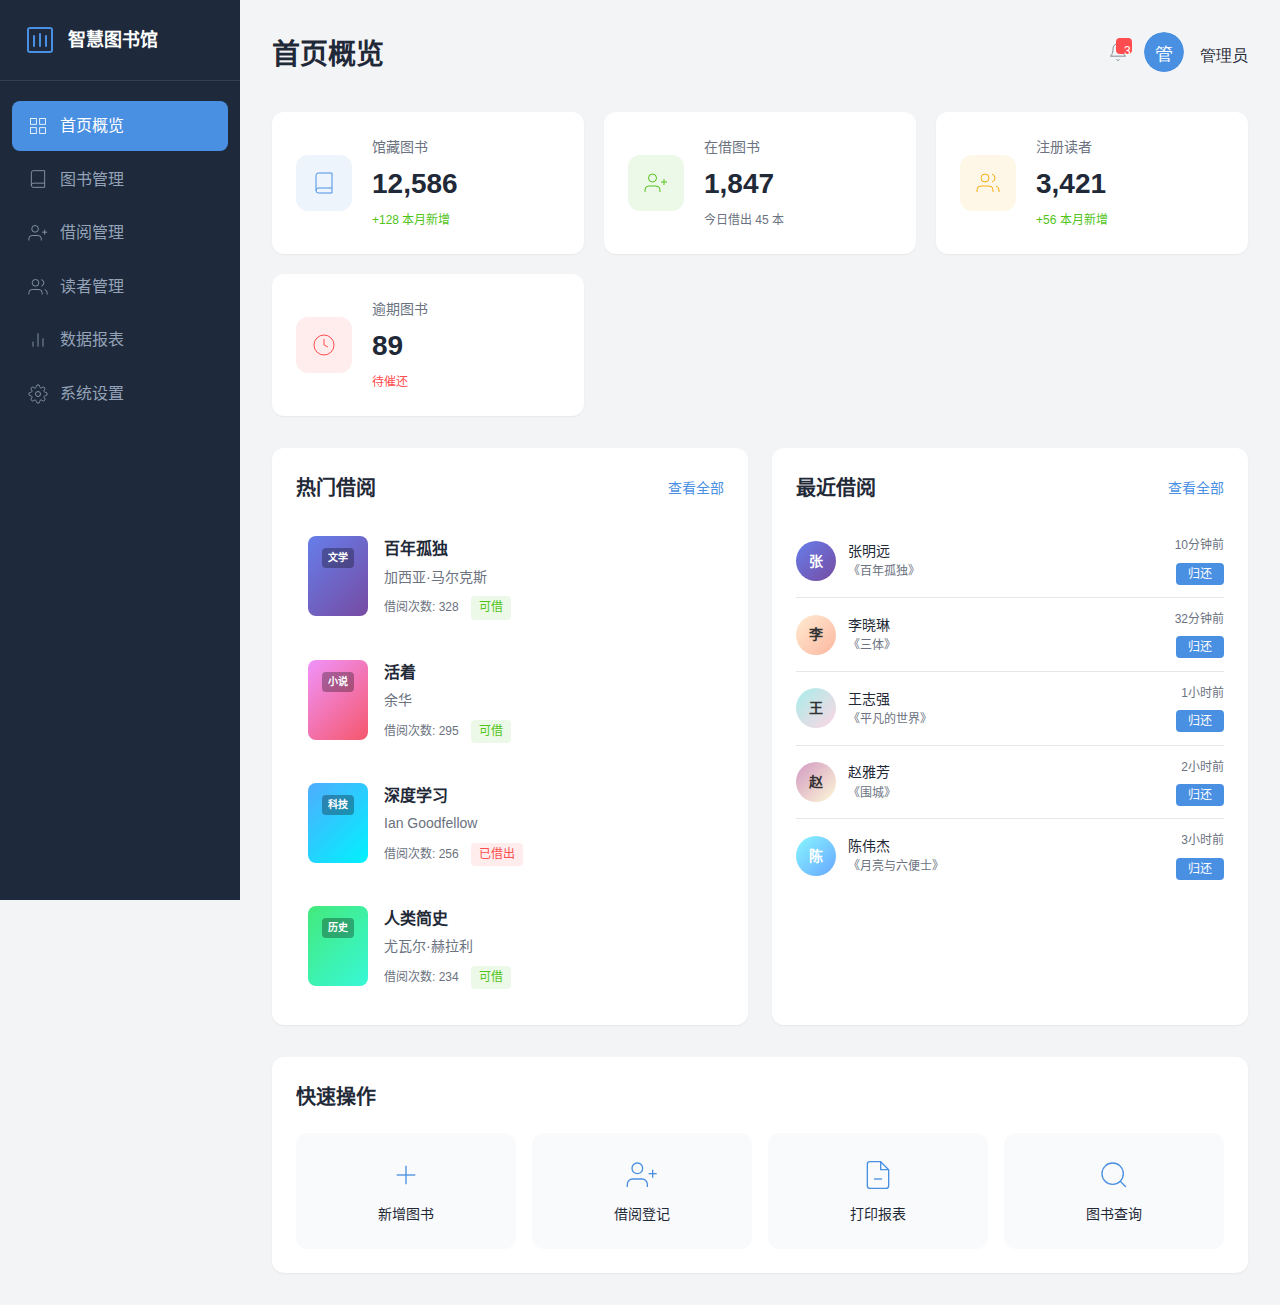
<file: index.html>
<!DOCTYPE html>
<html lang="zh-CN">
<head>
    <meta charset="UTF-8">
    <meta name="viewport" content="width=device-width, initial-scale=1.0">
    <title>智慧图书馆管理系统</title>
    <link rel="stylesheet" href="styles.css">
</head>
<body>
    <div class="container">
        <!-- 侧边导航栏 -->
        <nav class="sidebar">
            <div class="sidebar-header">
                <div class="logo">
                    <svg width="32" height="32" viewBox="0 0 32 32" fill="none">
                        <rect x="4" y="4" width="24" height="24" rx="2" stroke="#4A90E2" stroke-width="2"/>
                        <path d="M10 12V22" stroke="#4A90E2" stroke-width="2" stroke-linecap="round"/>
                        <path d="M16 10V22" stroke="#4A90E2" stroke-width="2" stroke-linecap="round"/>
                        <path d="M22 12V22" stroke="#4A90E2" stroke-width="2" stroke-linecap="round"/>
                    </svg>
                    <span>智慧图书馆</span>
                </div>
            </div>
            <ul class="nav-menu">
                <li class="nav-item active">
                    <a href="index.html" class="nav-link">
                        <svg width="20" height="20" viewBox="0 0 24 24" fill="none" stroke="currentColor">
                            <rect x="3" y="3" width="7" height="7"/>
                            <rect x="14" y="3" width="7" height="7"/>
                            <rect x="14" y="14" width="7" height="7"/>
                            <rect x="3" y="14" width="7" height="7"/>
                        </svg>
                        首页概览
                    </a>
                </li>
                <li class="nav-item">
                    <a href="books.html" class="nav-link">
                        <svg width="20" height="20" viewBox="0 0 24 24" fill="none" stroke="currentColor">
                            <path d="M4 19.5A2.5 2.5 0 0 1 6.5 17H20"/>
                            <path d="M6.5 2H20v20H6.5A2.5 2.5 0 0 1 4 19.5v-15A2.5 2.5 0 0 1 6.5 2z"/>
                        </svg>
                        图书管理
                    </a>
                </li>
                <li class="nav-item">
                    <a href="borrowing.html" class="nav-link">
                        <svg width="20" height="20" viewBox="0 0 24 24" fill="none" stroke="currentColor">
                            <path d="M16 21v-2a4 4 0 0 0-4-4H5a4 4 0 0 0-4 4v2"/>
                            <circle cx="8.5" cy="7" r="4"/>
                            <line x1="20" y1="8" x2="20" y2="14"/>
                            <line x1="23" y1="11" x2="17" y2="11"/>
                        </svg>
                        借阅管理
                    </a>
                </li>
                <li class="nav-item">
                    <a href="users.html" class="nav-link">
                        <svg width="20" height="20" viewBox="0 0 24 24" fill="none" stroke="currentColor">
                            <path d="M17 21v-2a4 4 0 0 0-4-4H5a4 4 0 0 0-4 4v2"/>
                            <circle cx="9" cy="7" r="4"/>
                            <path d="M23 21v-2a4 4 0 0 0-3-3.87"/>
                            <path d="M16 3.13a4 4 0 0 1 0 7.75"/>
                        </svg>
                        读者管理
                    </a>
                </li>
                <li class="nav-item">
                    <a href="reports.html" class="nav-link">
                        <svg width="20" height="20" viewBox="0 0 24 24" fill="none" stroke="currentColor">
                            <line x1="18" y1="20" x2="18" y2="10"/>
                            <line x1="12" y1="20" x2="12" y2="4"/>
                            <line x1="6" y1="20" x2="6" y2="14"/>
                        </svg>
                        数据报表
                    </a>
                </li>
                <li class="nav-item">
                    <a href="settings.html" class="nav-link">
                        <svg width="20" height="20" viewBox="0 0 24 24" fill="none" stroke="currentColor">
                            <circle cx="12" cy="12" r="3"/>
                            <path d="M19.4 15a1.65 1.65 0 0 0 .33 1.82l.06.06a2 2 0 0 1 0 2.83 2 2 0 0 1-2.83 0l-.06-.06a1.65 1.65 0 0 0-1.82-.33 1.65 1.65 0 0 0-1 1.51V21a2 2 0 0 1-2 2 2 2 0 0 1-2-2v-.09A1.65 1.65 0 0 0 9 19.4a1.65 1.65 0 0 0-1.82.33l-.06.06a2 2 0 0 1-2.83 0 2 2 0 0 1 0-2.83l.06-.06a1.65 1.65 0 0 0 .33-1.82 1.65 1.65 0 0 0-1.51-1H3a2 2 0 0 1-2-2 2 2 0 0 1 2-2h.09A1.65 1.65 0 0 0 4.6 9a1.65 1.65 0 0 0-.33-1.82l-.06-.06a2 2 0 0 1 0-2.83 2 2 0 0 1 2.83 0l.06.06a1.65 1.65 0 0 0 1.82.33H9a1.65 1.65 0 0 0 1-1.51V3a2 2 0 0 1 2-2 2 2 0 0 1 2 2v.09a1.65 1.65 0 0 0 1 1.51 1.65 1.65 0 0 0 1.82-.33l.06-.06a2 2 0 0 1 2.83 0 2 2 0 0 1 0 2.83l-.06.06a1.65 1.65 0 0 0-.33 1.82V9a1.65 1.65 0 0 0 1.51 1H21a2 2 0 0 1 2 2 2 2 0 0 1-2 2h-.09a1.65 1.65 0 0 0-1.51 1z"/>
                        </svg>
                        系统设置
                    </a>
                </li>
            </ul>
        </nav>

        <!-- 主内容区 -->
        <main class="main-content">
            <!-- 顶部栏 -->
            <header class="top-bar">
                <h1>首页概览</h1>
                <div class="user-info">
                    <span class="notification">
                        <svg width="20" height="20" viewBox="0 0 24 24" fill="none" stroke="currentColor">
                            <path d="M18 8A6 6 0 0 0 6 8c0 7-3 9-3 9h18s-3-2-3-9"/>
                            <path d="M13.73 21a2 2 0 0 1-3.46 0"/>
                        </svg>
                        <span class="badge">3</span>
                    </span>
                    <div class="avatar">
                        <img src="data:image/svg+xml,%3Csvg xmlns='http://www.w3.org/2000/svg' viewBox='0 0 32 32'%3E%3Ccircle cx='16' cy='16' r='16' fill='%234A90E2'/%3E%3Ctext x='16' y='22' font-size='14' fill='white' text-anchor='middle'%3E管%3C/text%3E%3C/svg%3E" alt="管理员">
                    </div>
                    <span>管理员</span>
                </div>
            </header>

            <!-- 统计卡片 -->
            <section class="stats-grid">
                <div class="stat-card">
                    <div class="stat-icon blue">
                        <svg width="24" height="24" viewBox="0 0 24 24" fill="none" stroke="currentColor">
                            <path d="M4 19.5A2.5 2.5 0 0 1 6.5 17H20"/>
                            <path d="M6.5 2H20v20H6.5A2.5 2.5 0 0 1 4 19.5v-15A2.5 2.5 0 0 1 6.5 2z"/>
                        </svg>
                    </div>
                    <div class="stat-info">
                        <p class="stat-label">馆藏图书</p>
                        <p class="stat-value">12,586</p>
                        <p class="stat-trend positive">+128 本月新增</p>
                    </div>
                </div>
                <div class="stat-card">
                    <div class="stat-icon green">
                        <svg width="24" height="24" viewBox="0 0 24 24" fill="none" stroke="currentColor">
                            <path d="M16 21v-2a4 4 0 0 0-4-4H5a4 4 0 0 0-4 4v2"/>
                            <circle cx="8.5" cy="7" r="4"/>
                            <line x1="20" y1="8" x2="20" y2="14"/>
                            <line x1="23" y1="11" x2="17" y2="11"/>
                        </svg>
                    </div>
                    <div class="stat-info">
                        <p class="stat-label">在借图书</p>
                        <p class="stat-value">1,847</p>
                        <p class="stat-trend">今日借出 45 本</p>
                    </div>
                </div>
                <div class="stat-card">
                    <div class="stat-icon orange">
                        <svg width="24" height="24" viewBox="0 0 24 24" fill="none" stroke="currentColor">
                            <path d="M17 21v-2a4 4 0 0 0-4-4H5a4 4 0 0 0-4 4v2"/>
                            <circle cx="9" cy="7" r="4"/>
                            <path d="M23 21v-2a4 4 0 0 0-3-3.87"/>
                            <path d="M16 3.13a4 4 0 0 1 0 7.75"/>
                        </svg>
                    </div>
                    <div class="stat-info">
                        <p class="stat-label">注册读者</p>
                        <p class="stat-value">3,421</p>
                        <p class="stat-trend positive">+56 本月新增</p>
                    </div>
                </div>
                <div class="stat-card">
                    <div class="stat-icon red">
                        <svg width="24" height="24" viewBox="0 0 24 24" fill="none" stroke="currentColor">
                            <circle cx="12" cy="12" r="10"/>
                            <polyline points="12 6 12 12 16 14"/>
                        </svg>
                    </div>
                    <div class="stat-info">
                        <p class="stat-label">逾期图书</p>
                        <p class="stat-value">89</p>
                        <p class="stat-trend negative">待催还</p>
                    </div>
                </div>
            </section>

            <!-- 内容区域 -->
            <div class="content-row">
                <!-- 热门图书 -->
                <section class="card">
                    <div class="card-header">
                        <h2>热门借阅</h2>
                        <a href="books.html" class="more-link">查看全部</a>
                    </div>
                    <div class="book-list">
                        <div class="book-item">
                            <div class="book-cover" style="background: linear-gradient(135deg, #667eea 0%, #764ba2 100%);">
                                <span class="book-category">文学</span>
                            </div>
                            <div class="book-details">
                                <h3>百年孤独</h3>
                                <p class="book-author">加西亚·马尔克斯</p>
                                <div class="book-stats">
                                    <span>借阅次数: 328</span>
                                    <span class="status available">可借</span>
                                </div>
                            </div>
                        </div>
                        <div class="book-item">
                            <div class="book-cover" style="background: linear-gradient(135deg, #f093fb 0%, #f5576c 100%);">
                                <span class="book-category">小说</span>
                            </div>
                            <div class="book-details">
                                <h3>活着</h3>
                                <p class="book-author">余华</p>
                                <div class="book-stats">
                                    <span>借阅次数: 295</span>
                                    <span class="status available">可借</span>
                                </div>
                            </div>
                        </div>
                        <div class="book-item">
                            <div class="book-cover" style="background: linear-gradient(135deg, #4facfe 0%, #00f2fe 100%);">
                                <span class="book-category">科技</span>
                            </div>
                            <div class="book-details">
                                <h3>深度学习</h3>
                                <p class="book-author">Ian Goodfellow</p>
                                <div class="book-stats">
                                    <span>借阅次数: 256</span>
                                    <span class="status borrowed">已借出</span>
                                </div>
                            </div>
                        </div>
                        <div class="book-item">
                            <div class="book-cover" style="background: linear-gradient(135deg, #43e97b 0%, #38f9d7 100%);">
                                <span class="book-category">历史</span>
                            </div>
                            <div class="book-details">
                                <h3>人类简史</h3>
                                <p class="book-author">尤瓦尔·赫拉利</p>
                                <div class="book-stats">
                                    <span>借阅次数: 234</span>
                                    <span class="status available">可借</span>
                                </div>
                            </div>
                        </div>
                    </div>
                </section>

                <!-- 最近借阅 -->
                <section class="card">
                    <div class="card-header">
                        <h2>最近借阅</h2>
                        <a href="borrowing.html" class="more-link">查看全部</a>
                    </div>
                    <div class="borrow-list">
                        <div class="borrow-item">
                            <div class="borrow-avatar">
                                <span>张</span>
                            </div>
                            <div class="borrow-info">
                                <p class="borrow-user">张明远</p>
                                <p class="borrow-book">《百年孤独》</p>
                            </div>
                            <div class="borrow-time">
                                <span class="time">10分钟前</span>
                                <span class="action-btn">归还</span>
                            </div>
                        </div>
                        <div class="borrow-item">
                            <div class="borrow-avatar" style="background: linear-gradient(135deg, #ffecd2 0%, #fcb69f 100%); color: #333;">
                                <span>李</span>
                            </div>
                            <div class="borrow-info">
                                <p class="borrow-user">李晓琳</p>
                                <p class="borrow-book">《三体》</p>
                            </div>
                            <div class="borrow-time">
                                <span class="time">32分钟前</span>
                                <span class="action-btn">归还</span>
                            </div>
                        </div>
                        <div class="borrow-item">
                            <div class="borrow-avatar" style="background: linear-gradient(135deg, #a8edea 0%, #fed6e3 100%); color: #333;">
                                <span>王</span>
                            </div>
                            <div class="borrow-info">
                                <p class="borrow-user">王志强</p>
                                <p class="borrow-book">《平凡的世界》</p>
                            </div>
                            <div class="borrow-time">
                                <span class="time">1小时前</span>
                                <span class="action-btn">归还</span>
                            </div>
                        </div>
                        <div class="borrow-item">
                            <div class="borrow-avatar" style="background: linear-gradient(135deg, #d299c2 0%, #fef9d7 100%); color: #333;">
                                <span>赵</span>
                            </div>
                            <div class="borrow-info">
                                <p class="borrow-user">赵雅芳</p>
                                <p class="borrow-book">《围城》</p>
                            </div>
                            <div class="borrow-time">
                                <span class="time">2小时前</span>
                                <span class="action-btn">归还</span>
                            </div>
                        </div>
                        <div class="borrow-item">
                            <div class="borrow-avatar" style="background: linear-gradient(135deg, #89f7fe 0%, #66a6ff 100%);">
                                <span>陈</span>
                            </div>
                            <div class="borrow-info">
                                <p class="borrow-user">陈伟杰</p>
                                <p class="borrow-book">《月亮与六便士》</p>
                            </div>
                            <div class="borrow-time">
                                <span class="time">3小时前</span>
                                <span class="action-btn">归还</span>
                            </div>
                        </div>
                    </div>
                </section>
            </div>

            <!-- 快速操作 -->
            <section class="quick-actions">
                <h2>快速操作</h2>
                <div class="action-grid">
                    <button class="action-btn-card">
                        <svg width="32" height="32" viewBox="0 0 24 24" fill="none" stroke="currentColor">
                            <line x1="12" y1="5" x2="12" y2="19"/>
                            <line x1="5" y1="12" x2="19" y2="12"/>
                        </svg>
                        <span>新增图书</span>
                    </button>
                    <button class="action-btn-card">
                        <svg width="32" height="32" viewBox="0 0 24 24" fill="none" stroke="currentColor">
                            <path d="M16 21v-2a4 4 0 0 0-4-4H5a4 4 0 0 0-4 4v2"/>
                            <circle cx="8.5" cy="7" r="4"/>
                            <line x1="20" y1="8" x2="20" y2="14"/>
                            <line x1="23" y1="11" x2="17" y2="11"/>
                        </svg>
                        <span>借阅登记</span>
                    </button>
                    <button class="action-btn-card">
                        <svg width="32" height="32" viewBox="0 0 24 24" fill="none" stroke="currentColor">
                            <path d="M14 2H6a2 2 0 0 0-2 2v16a2 2 0 0 0 2 2h12a2 2 0 0 0 2-2V8z"/>
                            <polyline points="14 2 14 8 20 8"/>
                            <line x1="9" y1="15" x2="15" y2="15"/>
                        </svg>
                        <span>打印报表</span>
                    </button>
                    <button class="action-btn-card">
                        <svg width="32" height="32" viewBox="0 0 24 24" fill="none" stroke="currentColor">
                            <circle cx="11" cy="11" r="8"/>
                            <line x1="21" y1="21" x2="16.65" y2="16.65"/>
                        </svg>
                        <span>图书查询</span>
                    </button>
                </div>
            </section>
        </main>
    </div>
</body>
</html>
</file>
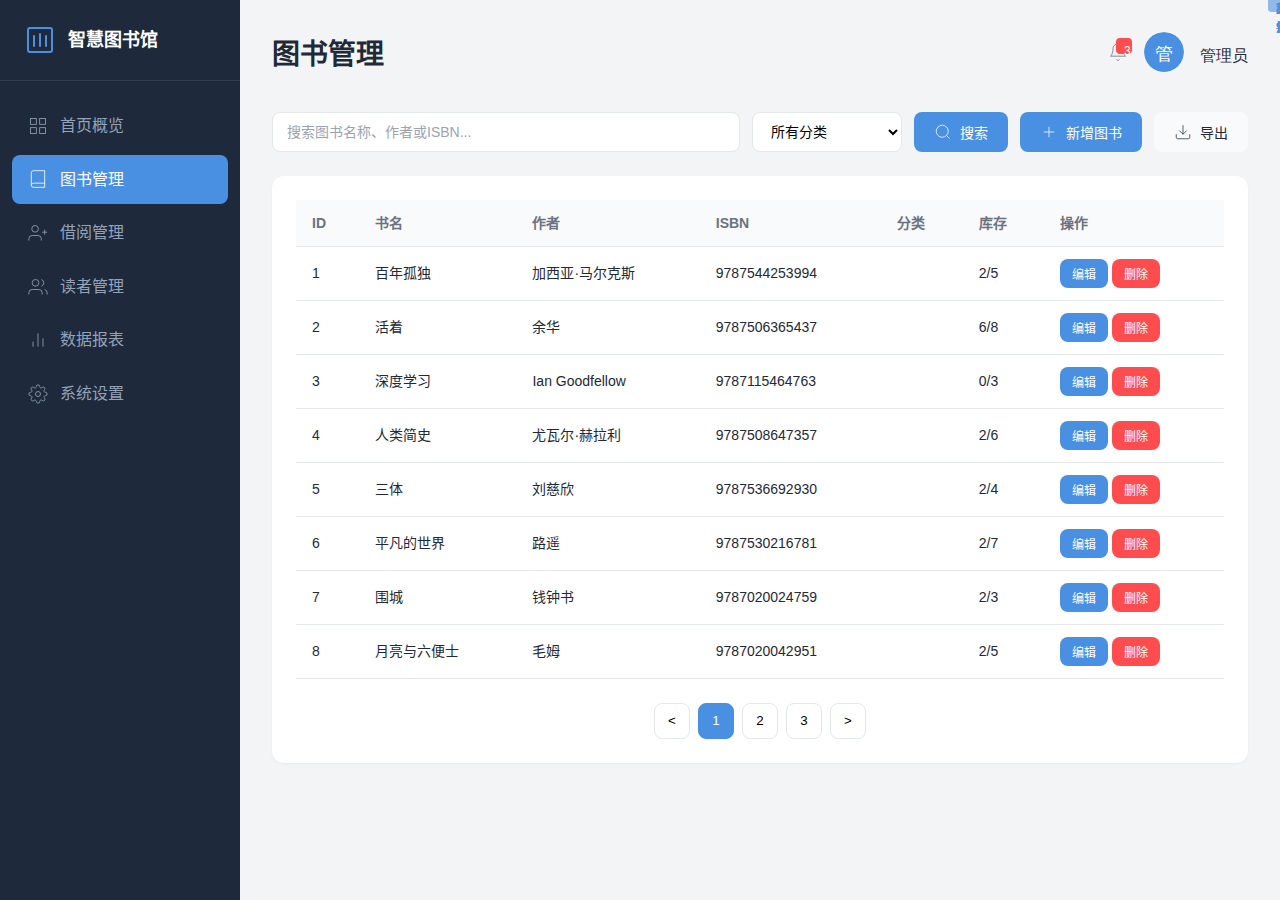
<file: books.html>
<!DOCTYPE html>
<html lang="zh-CN">
<head>
    <meta charset="UTF-8">
    <meta name="viewport" content="width=device-width, initial-scale=1.0">
    <title>图书管理 - 智慧图书馆管理系统</title>
    <link rel="stylesheet" href="styles.css">
</head>
<body>
    <div class="container">
        <!-- 侧边导航栏 -->
        <nav class="sidebar">
            <div class="sidebar-header">
                <div class="logo">
                    <svg width="32" height="32" viewBox="0 0 32 32" fill="none">
                        <rect x="4" y="4" width="24" height="24" rx="2" stroke="#4A90E2" stroke-width="2"/>
                        <path d="M10 12V22" stroke="#4A90E2" stroke-width="2" stroke-linecap="round"/>
                        <path d="M16 10V22" stroke="#4A90E2" stroke-width="2" stroke-linecap="round"/>
                        <path d="M22 12V22" stroke="#4A90E2" stroke-width="2" stroke-linecap="round"/>
                    </svg>
                    <span>智慧图书馆</span>
                </div>
            </div>
            <ul class="nav-menu">
                <li class="nav-item">
                    <a href="index.html" class="nav-link">
                        <svg width="20" height="20" viewBox="0 0 24 24" fill="none" stroke="currentColor">
                            <rect x="3" y="3" width="7" height="7"/>
                            <rect x="14" y="3" width="7" height="7"/>
                            <rect x="14" y="14" width="7" height="7"/>
                            <rect x="3" y="14" width="7" height="7"/>
                        </svg>
                        首页概览
                    </a>
                </li>
                <li class="nav-item active">
                    <a href="books.html" class="nav-link">
                        <svg width="20" height="20" viewBox="0 0 24 24" fill="none" stroke="currentColor">
                            <path d="M4 19.5A2.5 2.5 0 0 1 6.5 17H20"/>
                            <path d="M6.5 2H20v20H6.5A2.5 2.5 0 0 1 4 19.5v-15A2.5 2.5 0 0 1 6.5 2z"/>
                        </svg>
                        图书管理
                    </a>
                </li>
                <li class="nav-item">
                    <a href="borrowing.html" class="nav-link">
                        <svg width="20" height="20" viewBox="0 0 24 24" fill="none" stroke="currentColor">
                            <path d="M16 21v-2a4 4 0 0 0-4-4H5a4 4 0 0 0-4 4v2"/>
                            <circle cx="8.5" cy="7" r="4"/>
                            <line x1="20" y1="8" x2="20" y2="14"/>
                            <line x1="23" y1="11" x2="17" y2="11"/>
                        </svg>
                        借阅管理
                    </a>
                </li>
                <li class="nav-item">
                    <a href="users.html" class="nav-link">
                        <svg width="20" height="20" viewBox="0 0 24 24" fill="none" stroke="currentColor">
                            <path d="M17 21v-2a4 4 0 0 0-4-4H5a4 4 0 0 0-4 4v2"/>
                            <circle cx="9" cy="7" r="4"/>
                            <path d="M23 21v-2a4 4 0 0 0-3-3.87"/>
                            <path d="M16 3.13a4 4 0 0 1 0 7.75"/>
                        </svg>
                        读者管理
                    </a>
                </li>
                <li class="nav-item">
                    <a href="reports.html" class="nav-link">
                        <svg width="20" height="20" viewBox="0 0 24 24" fill="none" stroke="currentColor">
                            <line x1="18" y1="20" x2="18" y2="10"/>
                            <line x1="12" y1="20" x2="12" y2="4"/>
                            <line x1="6" y1="20" x2="6" y2="14"/>
                        </svg>
                        数据报表
                    </a>
                </li>
                <li class="nav-item">
                    <a href="settings.html" class="nav-link">
                        <svg width="20" height="20" viewBox="0 0 24 24" fill="none" stroke="currentColor">
                            <circle cx="12" cy="12" r="3"/>
                            <path d="M19.4 15a1.65 1.65 0 0 0 .33 1.82l.06.06a2 2 0 0 1 0 2.83 2 2 0 0 1-2.83 0l-.06-.06a1.65 1.65 0 0 0-1.82-.33 1.65 1.65 0 0 0-1 1.51V21a2 2 0 0 1-2 2 2 2 0 0 1-2-2v-.09A1.65 1.65 0 0 0 9 19.4a1.65 1.65 0 0 0-1.82.33l-.06.06a2 2 0 0 1-2.83 0 2 2 0 0 1 0-2.83l.06-.06a1.65 1.65 0 0 0 .33-1.82 1.65 1.65 0 0 0-1.51-1H3a2 2 0 0 1-2-2 2 2 0 0 1 2-2h.09A1.65 1.65 0 0 0 4.6 9a1.65 1.65 0 0 0-.33-1.82l-.06-.06a2 2 0 0 1 0-2.83 2 2 0 0 1 2.83 0l.06.06a1.65 1.65 0 0 0 1.82.33H9a1.65 1.65 0 0 0 1-1.51V3a2 2 0 0 1 2-2 2 2 0 0 1 2 2v.09a1.65 1.65 0 0 0 1 1.51 1.65 1.65 0 0 0 1.82-.33l.06-.06a2 2 0 0 1 2.83 0 2 2 0 0 1 0 2.83l-.06.06a1.65 1.65 0 0 0-.33 1.82V9a1.65 1.65 0 0 0 1.51 1H21a2 2 0 0 1 2 2 2 2 0 0 1-2 2h-.09a1.65 1.65 0 0 0-1.51 1z"/>
                        </svg>
                        系统设置
                    </a>
                </li>
            </ul>
        </nav>

        <!-- 主内容区 -->
        <main class="main-content">
            <!-- 顶部栏 -->
            <header class="top-bar">
                <h1>图书管理</h1>
                <div class="user-info">
                    <span class="notification">
                        <svg width="20" height="20" viewBox="0 0 24 24" fill="none" stroke="currentColor">
                            <path d="M18 8A6 6 0 0 0 6 8c0 7-3 9-3 9h18s-3-2-3-9"/>
                            <path d="M13.73 21a2 2 0 0 1-3.46 0"/>
                        </svg>
                        <span class="badge">3</span>
                    </span>
                    <div class="avatar">
                        <img src="data:image/svg+xml,%3Csvg xmlns='http://www.w3.org/2000/svg' viewBox='0 0 32 32'%3E%3Ccircle cx='16' cy='16' r='16' fill='%234A90E2'/%3E%3Ctext x='16' y='22' font-size='14' fill='white' text-anchor='middle'%3E管%3C/text%3E%3C/svg%3E" alt="管理员">
                    </div>
                    <span>管理员</span>
                </div>
            </header>

            <!-- 操作栏 -->
            <div class="search-bar">
                <input type="text" class="form-input search-input" placeholder="搜索图书名称、作者或ISBN...">
                <select class="form-select category-select">
                    <option value="all">所有分类</option>
                    <option value="文学">文学</option>
                    <option value="小说">小说</option>
                    <option value="科技">科技</option>
                    <option value="历史">历史</option>
                    <option value="科幻">科幻</option>
                </select>
                <button class="btn btn-primary search-btn">
                    <svg width="18" height="18" viewBox="0 0 24 24" fill="none" stroke="currentColor">
                        <circle cx="11" cy="11" r="8"/>
                        <line x1="21" y1="21" x2="16.65" y2="16.65"/>
                    </svg>
                    搜索
                </button>
                <button class="btn btn-primary" data-modal="addBookModal">
                    <svg width="18" height="18" viewBox="0 0 24 24" fill="none" stroke="currentColor">
                        <line x1="12" y1="5" x2="12" y2="19"/>
                        <line x1="5" y1="12" x2="19" y2="12"/>
                    </svg>
                    新增图书
                </button>
                <button class="btn btn-secondary" onclick="exportData('books')">
                    <svg width="18" height="18" viewBox="0 0 24 24" fill="none" stroke="currentColor">
                        <path d="M21 15v4a2 2 0 0 1-2 2H5a2 2 0 0 1-2-2v-4"/>
                        <polyline points="7 10 12 15 17 10"/>
                        <line x1="12" y1="15" x2="12" y2="3"/>
                    </svg>
                    导出
                </button>
            </div>

            <!-- 图书表格 -->
            <section class="card">
                <div class="table-container">
                    <table>
                        <thead>
                            <tr>
                                <th>ID</th>
                                <th>书名</th>
                                <th>作者</th>
                                <th>ISBN</th>
                                <th>分类</th>
                                <th>库存</th>
                                <th>操作</th>
                            </tr>
                        </thead>
                        <tbody id="booksTableBody">
                            <tr>
                                <td colspan="7" style="text-align: center; padding: 40px;">
                                    <div class="loading"></div>
                                </td>
                            </tr>
                        </tbody>
                    </table>
                </div>

                <!-- 分页 -->
                <div class="pagination">
                    <button class="pagination-btn">&lt;</button>
                    <button class="pagination-btn active">1</button>
                    <button class="pagination-btn">2</button>
                    <button class="pagination-btn">3</button>
                    <button class="pagination-btn">&gt;</button>
                </div>
            </section>
        </main>
    </div>

    <!-- 新增图书模态框 -->
    <div class="modal-overlay" id="addBookModal">
        <div class="modal">
            <div class="modal-header">
                <h3>新增图书</h3>
                <button class="modal-close">&times;</button>
            </div>
            <div class="modal-body">
                <form id="addBookForm">
                    <div class="form-group">
                        <label for="title">书名 *</label>
                        <input type="text" id="title" name="title" class="form-input" placeholder="请输入书名" required>
                    </div>
                    <div class="form-group">
                        <label for="author">作者 *</label>
                        <input type="text" id="author" name="author" class="form-input" placeholder="请输入作者" required>
                    </div>
                    <div class="form-row">
                        <div class="form-group">
                            <label for="isbn">ISBN</label>
                            <input type="text" id="isbn" name="isbn" class="form-input" placeholder="请输入ISBN">
                        </div>
                        <div class="form-group">
                            <label for="category">分类 *</label>
                            <select id="category" name="category" class="form-select" required>
                                <option value="">请选择分类</option>
                                <option value="文学">文学</option>
                                <option value="小说">小说</option>
                                <option value="科技">科技</option>
                                <option value="历史">历史</option>
                                <option value="科幻">科幻</option>
                                <option value="哲学">哲学</option>
                                <option value="艺术">艺术</option>
                            </select>
                        </div>
                    </div>
                    <div class="form-row">
                        <div class="form-group">
                            <label for="stock">库存数量 *</label>
                            <input type="number" id="stock" name="stock" class="form-input" placeholder="请输入库存数量" min="1" required>
                        </div>
                        <div class="form-group">
                            <label for="publishDate">出版日期</label>
                            <input type="date" id="publishDate" name="publishDate" class="form-input">
                        </div>
                    </div>
                    <div class="form-group">
                        <label for="description">图书简介</label>
                        <textarea id="description" name="description" class="form-input" rows="3" placeholder="请输入图书简介"></textarea>
                    </div>
                </form>
            </div>
            <div class="modal-footer">
                <button class="btn btn-secondary" type="button" onclick="closeModal(document.getElementById('addBookModal'))">取消</button>
                <button class="btn btn-primary" type="button" onclick="document.getElementById('addBookForm').dispatchEvent(new Event('submit'))">确定</button>
            </div>
        </div>
    </div>

    <!-- 编辑图书模态框 -->
    <div class="modal-overlay" id="editBookModal">
        <div class="modal">
            <div class="modal-header">
                <h3>编辑图书</h3>
                <button class="modal-close">&times;</button>
            </div>
            <div class="modal-body">
                <form id="editBookForm">
                    <input type="hidden" id="editBookId" name="id">
                    <div class="form-group">
                        <label for="editTitle">书名 *</label>
                        <input type="text" id="editTitle" name="title" class="form-input" required>
                    </div>
                    <div class="form-group">
                        <label for="editAuthor">作者 *</label>
                        <input type="text" id="editAuthor" name="author" class="form-input" required>
                    </div>
                    <div class="form-row">
                        <div class="form-group">
                            <label for="editIsbn">ISBN</label>
                            <input type="text" id="editIsbn" name="isbn" class="form-input">
                        </div>
                        <div class="form-group">
                            <label for="editCategory">分类 *</label>
                            <select id="editCategory" name="category" class="form-select" required>
                                <option value="文学">文学</option>
                                <option value="小说">小说</option>
                                <option value="科技">科技</option>
                                <option value="历史">历史</option>
                                <option value="科幻">科幻</option>
                                <option value="哲学">哲学</option>
                                <option value="艺术">艺术</option>
                            </select>
                        </div>
                    </div>
                    <div class="form-group">
                        <label for="editStock">库存数量 *</label>
                        <input type="number" id="editStock" name="stock" class="form-input" min="1" required>
                    </div>
                </form>
            </div>
            <div class="modal-footer">
                <button class="btn btn-secondary" type="button" onclick="closeModal(document.getElementById('editBookModal'))">取消</button>
                <button class="btn btn-primary" type="button" onclick="document.getElementById('editBookForm').dispatchEvent(new Event('submit'))">保存</button>
            </div>
        </div>
    </div>

    <script src="script.js"></script>
</body>
</html>
</file>
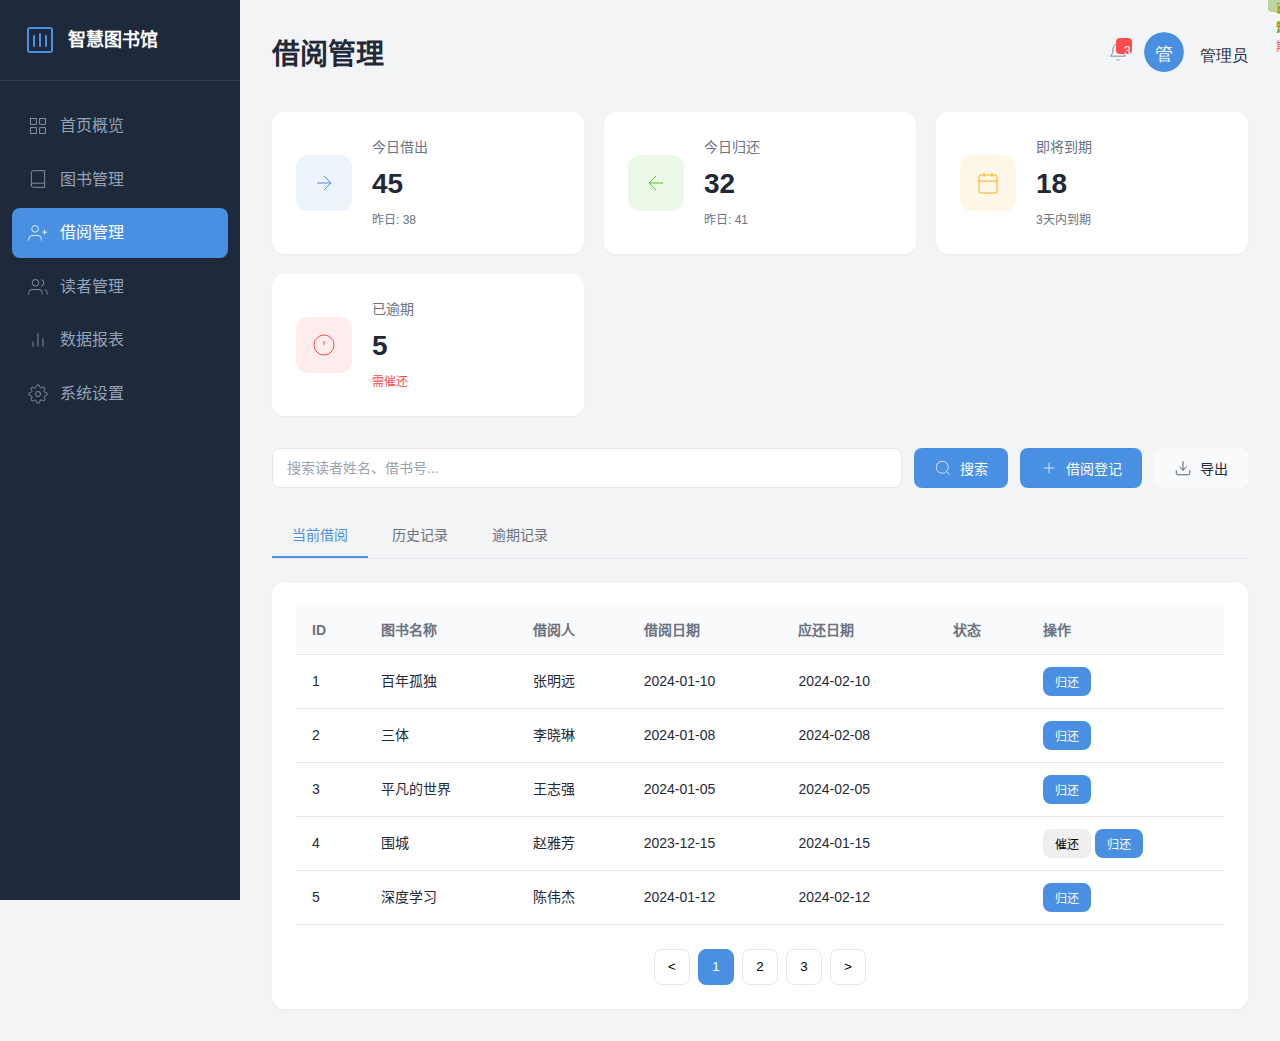
<file: borrowing.html>
<!DOCTYPE html>
<html lang="zh-CN">
<head>
    <meta charset="UTF-8">
    <meta name="viewport" content="width=device-width, initial-scale=1.0">
    <title>借阅管理 - 智慧图书馆管理系统</title>
    <link rel="stylesheet" href="styles.css">
</head>
<body>
    <div class="container">
        <!-- 侧边导航栏 -->
        <nav class="sidebar">
            <div class="sidebar-header">
                <div class="logo">
                    <svg width="32" height="32" viewBox="0 0 32 32" fill="none">
                        <rect x="4" y="4" width="24" height="24" rx="2" stroke="#4A90E2" stroke-width="2"/>
                        <path d="M10 12V22" stroke="#4A90E2" stroke-width="2" stroke-linecap="round"/>
                        <path d="M16 10V22" stroke="#4A90E2" stroke-width="2" stroke-linecap="round"/>
                        <path d="M22 12V22" stroke="#4A90E2" stroke-width="2" stroke-linecap="round"/>
                    </svg>
                    <span>智慧图书馆</span>
                </div>
            </div>
            <ul class="nav-menu">
                <li class="nav-item">
                    <a href="index.html" class="nav-link">
                        <svg width="20" height="20" viewBox="0 0 24 24" fill="none" stroke="currentColor">
                            <rect x="3" y="3" width="7" height="7"/>
                            <rect x="14" y="3" width="7" height="7"/>
                            <rect x="14" y="14" width="7" height="7"/>
                            <rect x="3" y="14" width="7" height="7"/>
                        </svg>
                        首页概览
                    </a>
                </li>
                <li class="nav-item">
                    <a href="books.html" class="nav-link">
                        <svg width="20" height="20" viewBox="0 0 24 24" fill="none" stroke="currentColor">
                            <path d="M4 19.5A2.5 2.5 0 0 1 6.5 17H20"/>
                            <path d="M6.5 2H20v20H6.5A2.5 2.5 0 0 1 4 19.5v-15A2.5 2.5 0 0 1 6.5 2z"/>
                        </svg>
                        图书管理
                    </a>
                </li>
                <li class="nav-item active">
                    <a href="borrowing.html" class="nav-link">
                        <svg width="20" height="20" viewBox="0 0 24 24" fill="none" stroke="currentColor">
                            <path d="M16 21v-2a4 4 0 0 0-4-4H5a4 4 0 0 0-4 4v2"/>
                            <circle cx="8.5" cy="7" r="4"/>
                            <line x1="20" y1="8" x2="20" y2="14"/>
                            <line x1="23" y1="11" x2="17" y2="11"/>
                        </svg>
                        借阅管理
                    </a>
                </li>
                <li class="nav-item">
                    <a href="users.html" class="nav-link">
                        <svg width="20" height="20" viewBox="0 0 24 24" fill="none" stroke="currentColor">
                            <path d="M17 21v-2a4 4 0 0 0-4-4H5a4 4 0 0 0-4 4v2"/>
                            <circle cx="9" cy="7" r="4"/>
                            <path d="M23 21v-2a4 4 0 0 0-3-3.87"/>
                            <path d="M16 3.13a4 4 0 0 1 0 7.75"/>
                        </svg>
                        读者管理
                    </a>
                </li>
                <li class="nav-item">
                    <a href="reports.html" class="nav-link">
                        <svg width="20" height="20" viewBox="0 0 24 24" fill="none" stroke="currentColor">
                            <line x1="18" y1="20" x2="18" y2="10"/>
                            <line x1="12" y1="20" x2="12" y2="4"/>
                            <line x1="6" y1="20" x2="6" y2="14"/>
                        </svg>
                        数据报表
                    </a>
                </li>
                <li class="nav-item">
                    <a href="settings.html" class="nav-link">
                        <svg width="20" height="20" viewBox="0 0 24 24" fill="none" stroke="currentColor">
                            <circle cx="12" cy="12" r="3"/>
                            <path d="M19.4 15a1.65 1.65 0 0 0 .33 1.82l.06.06a2 2 0 0 1 0 2.83 2 2 0 0 1-2.83 0l-.06-.06a1.65 1.65 0 0 0-1.82-.33 1.65 1.65 0 0 0-1 1.51V21a2 2 0 0 1-2 2 2 2 0 0 1-2-2v-.09A1.65 1.65 0 0 0 9 19.4a1.65 1.65 0 0 0-1.82.33l-.06.06a2 2 0 0 1-2.83 0 2 2 0 0 1 0-2.83l.06-.06a1.65 1.65 0 0 0 .33-1.82 1.65 1.65 0 0 0-1.51-1H3a2 2 0 0 1-2-2 2 2 0 0 1 2-2h.09A1.65 1.65 0 0 0 4.6 9a1.65 1.65 0 0 0-.33-1.82l-.06-.06a2 2 0 0 1 0-2.83 2 2 0 0 1 2.83 0l.06.06a1.65 1.65 0 0 0 1.82.33H9a1.65 1.65 0 0 0 1-1.51V3a2 2 0 0 1 2-2 2 2 0 0 1 2 2v.09a1.65 1.65 0 0 0 1 1.51 1.65 1.65 0 0 0 1.82-.33l.06-.06a2 2 0 0 1 2.83 0 2 2 0 0 1 0 2.83l-.06.06a1.65 1.65 0 0 0-.33 1.82V9a1.65 1.65 0 0 0 1.51 1H21a2 2 0 0 1 2 2 2 2 0 0 1-2 2h-.09a1.65 1.65 0 0 0-1.51 1z"/>
                        </svg>
                        系统设置
                    </a>
                </li>
            </ul>
        </nav>

        <!-- 主内容区 -->
        <main class="main-content">
            <!-- 顶部栏 -->
            <header class="top-bar">
                <h1>借阅管理</h1>
                <div class="user-info">
                    <span class="notification">
                        <svg width="20" height="20" viewBox="0 0 24 24" fill="none" stroke="currentColor">
                            <path d="M18 8A6 6 0 0 0 6 8c0 7-3 9-3 9h18s-3-2-3-9"/>
                            <path d="M13.73 21a2 2 0 0 1-3.46 0"/>
                        </svg>
                        <span class="badge">3</span>
                    </span>
                    <div class="avatar">
                        <img src="data:image/svg+xml,%3Csvg xmlns='http://www.w3.org/2000/svg' viewBox='0 0 32 32'%3E%3Ccircle cx='16' cy='16' r='16' fill='%234A90E2'/%3E%3Ctext x='16' y='22' font-size='14' fill='white' text-anchor='middle'%3E管%3C/text%3E%3C/svg%3E" alt="管理员">
                    </div>
                    <span>管理员</span>
                </div>
            </header>

            <!-- 统计卡片 -->
            <section class="stats-grid">
                <div class="stat-card">
                    <div class="stat-icon blue">
                        <svg width="24" height="24" viewBox="0 0 24 24" fill="none" stroke="currentColor">
                            <path d="M5 12h14"/>
                            <path d="M12 5l7 7-7 7"/>
                        </svg>
                    </div>
                    <div class="stat-info">
                        <p class="stat-label">今日借出</p>
                        <p class="stat-value">45</p>
                        <p class="stat-trend">昨日: 38</p>
                    </div>
                </div>
                <div class="stat-card">
                    <div class="stat-icon green">
                        <svg width="24" height="24" viewBox="0 0 24 24" fill="none" stroke="currentColor">
                            <path d="M19 12H5"/>
                            <path d="M12 19l-7-7 7-7"/>
                        </svg>
                    </div>
                    <div class="stat-info">
                        <p class="stat-label">今日归还</p>
                        <p class="stat-value">32</p>
                        <p class="stat-trend">昨日: 41</p>
                    </div>
                </div>
                <div class="stat-card">
                    <div class="stat-icon orange">
                        <svg width="24" height="24" viewBox="0 0 24 24" fill="none" stroke="currentColor">
                            <rect x="3" y="4" width="18" height="18" rx="2" ry="2"/>
                            <line x1="16" y1="2" x2="16" y2="6"/>
                            <line x1="8" y1="2" x2="8" y2="6"/>
                            <line x1="3" y1="10" x2="21" y2="10"/>
                        </svg>
                    </div>
                    <div class="stat-info">
                        <p class="stat-label">即将到期</p>
                        <p class="stat-value">18</p>
                        <p class="stat-trend">3天内到期</p>
                    </div>
                </div>
                <div class="stat-card">
                    <div class="stat-icon red">
                        <svg width="24" height="24" viewBox="0 0 24 24" fill="none" stroke="currentColor">
                            <circle cx="12" cy="12" r="10"/>
                            <line x1="12" y1="8" x2="12" y2="12"/>
                            <line x1="12" y1="16" x2="12.01" y2="16"/>
                        </svg>
                    </div>
                    <div class="stat-info">
                        <p class="stat-label">已逾期</p>
                        <p class="stat-value">5</p>
                        <p class="stat-trend negative">需催还</p>
                    </div>
                </div>
            </section>

            <!-- 操作栏 -->
            <div class="search-bar">
                <input type="text" class="form-input search-input" placeholder="搜索读者姓名、借书号...">
                <button class="btn btn-primary search-btn">
                    <svg width="18" height="18" viewBox="0 0 24 24" fill="none" stroke="currentColor">
                        <circle cx="11" cy="11" r="8"/>
                        <line x1="21" y1="21" x2="16.65" y2="16.65"/>
                    </svg>
                    搜索
                </button>
                <button class="btn btn-primary" data-modal="borrowBookModal">
                    <svg width="18" height="18" viewBox="0 0 24 24" fill="none" stroke="currentColor">
                        <line x1="12" y1="5" x2="12" y2="19"/>
                        <line x1="5" y1="12" x2="19" y2="12"/>
                    </svg>
                    借阅登记
                </button>
                <button class="btn btn-secondary" onclick="exportData('borrowing')">
                    <svg width="18" height="18" viewBox="0 0 24 24" fill="none" stroke="currentColor">
                        <path d="M21 15v4a2 2 0 0 1-2 2H5a2 2 0 0 1-2-2v-4"/>
                        <polyline points="7 10 12 15 17 10"/>
                        <line x1="12" y1="15" x2="12" y2="3"/>
                    </svg>
                    导出
                </button>
            </div>

            <!-- 标签页 -->
            <div class="tabs">
                <button class="tab active" data-tab="current">当前借阅</button>
                <button class="tab" data-tab="history">历史记录</button>
                <button class="tab" data-tab="overdue">逾期记录</button>
            </div>

            <!-- 借阅记录表格 -->
            <section class="card">
                <div class="table-container">
                    <table>
                        <thead>
                            <tr>
                                <th>ID</th>
                                <th>图书名称</th>
                                <th>借阅人</th>
                                <th>借阅日期</th>
                                <th>应还日期</th>
                                <th>状态</th>
                                <th>操作</th>
                            </tr>
                        </thead>
                        <tbody id="borrowingTableBody">
                            <tr>
                                <td colspan="7" style="text-align: center; padding: 40px;">
                                    <div class="loading"></div>
                                </td>
                            </tr>
                        </tbody>
                    </table>
                </div>

                <!-- 分页 -->
                <div class="pagination">
                    <button class="pagination-btn">&lt;</button>
                    <button class="pagination-btn active">1</button>
                    <button class="pagination-btn">2</button>
                    <button class="pagination-btn">3</button>
                    <button class="pagination-btn">&gt;</button>
                </div>
            </section>
        </main>
    </div>

    <!-- 借阅登记模态框 -->
    <div class="modal-overlay" id="borrowBookModal">
        <div class="modal">
            <div class="modal-header">
                <h3>借阅登记</h3>
                <button class="modal-close">&times;</button>
            </div>
            <div class="modal-body">
                <form id="borrowBookForm">
                    <div class="form-group">
                        <label for="readerName">读者姓名 *</label>
                        <input type="text" id="readerName" name="readerName" class="form-input" placeholder="请输入读者姓名" required>
                    </div>
                    <div class="form-group">
                        <label for="readerCard">读者卡号 *</label>
                        <input type="text" id="readerCard" name="readerCard" class="form-input" placeholder="请输入读者卡号" required>
                    </div>
                    <div class="form-group">
                        <label for="bookTitle">图书名称 *</label>
                        <input type="text" id="bookTitle" name="bookTitle" class="form-input" placeholder="请输入图书名称或扫描ISBN" required>
                    </div>
                    <div class="form-row">
                        <div class="form-group">
                            <label for="borrowDate">借阅日期</label>
                            <input type="date" id="borrowDate" name="borrowDate" class="form-input" value="">
                        </div>
                        <div class="form-group">
                            <label for="dueDate">应还日期</label>
                            <input type="date" id="dueDate" name="dueDate" class="form-input" value="">
                        </div>
                    </div>
                    <div class="form-group">
                        <label for="remark">备注</label>
                        <textarea id="remark" name="remark" class="form-input" rows="2" placeholder="可选备注信息"></textarea>
                    </div>
                </form>
            </div>
            <div class="modal-footer">
                <button class="btn btn-secondary" type="button" onclick="closeModal(document.getElementById('borrowBookModal'))">取消</button>
                <button class="btn btn-primary" type="button" onclick="document.getElementById('borrowBookForm').dispatchEvent(new Event('submit'))">确定</button>
            </div>
        </div>
    </div>

    <!-- 归还确认模态框 -->
    <div class="modal-overlay" id="returnBookModal">
        <div class="modal" style="max-width: 400px;">
            <div class="modal-header">
                <h3>确认归还</h3>
                <button class="modal-close">&times;</button>
            </div>
            <div class="modal-body">
                <p>确认将此图书标记为已归还吗？</p>
                <div class="form-group" style="margin-top: 16px;">
                    <label for="returnCondition">归还状态</label>
                    <select id="returnCondition" class="form-select">
                        <option value="good">完好无损</option>
                        <option value="minor">轻微磨损</option>
                        <option value="damaged">有损坏</option>
                    </select>
                </div>
                <div class="form-group">
                    <label for="returnRemark">备注</label>
                    <textarea id="returnRemark" class="form-input" rows="2" placeholder="如有损坏请说明"></textarea>
                </div>
            </div>
            <div class="modal-footer">
                <button class="btn btn-secondary" type="button" onclick="closeModal(document.getElementById('returnBookModal'))">取消</button>
                <button class="btn btn-primary" type="button" onclick="confirmReturn()">确认归还</button>
            </div>
        </div>
    </div>

    <script src="script.js"></script>
    <script>
        // 设置默认日期
        document.addEventListener('DOMContentLoaded', function() {
            const today = new Date().toISOString().split('T')[0];
            const dueDate = new Date(Date.now() + 30 * 24 * 60 * 60 * 1000).toISOString().split('T')[0];

            const borrowDateInput = document.getElementById('borrowDate');
            const dueDateInput = document.getElementById('dueDate');

            if (borrowDateInput) borrowDateInput.value = today;
            if (dueDateInput) dueDateInput.value = dueDate;
        });

        // 归还确认
        function confirmReturn() {
            closeModal(document.getElementById('returnBookModal'));
            showToast('图书归还成功', 'success');
        }
    </script>
</body>
</html>
</file>
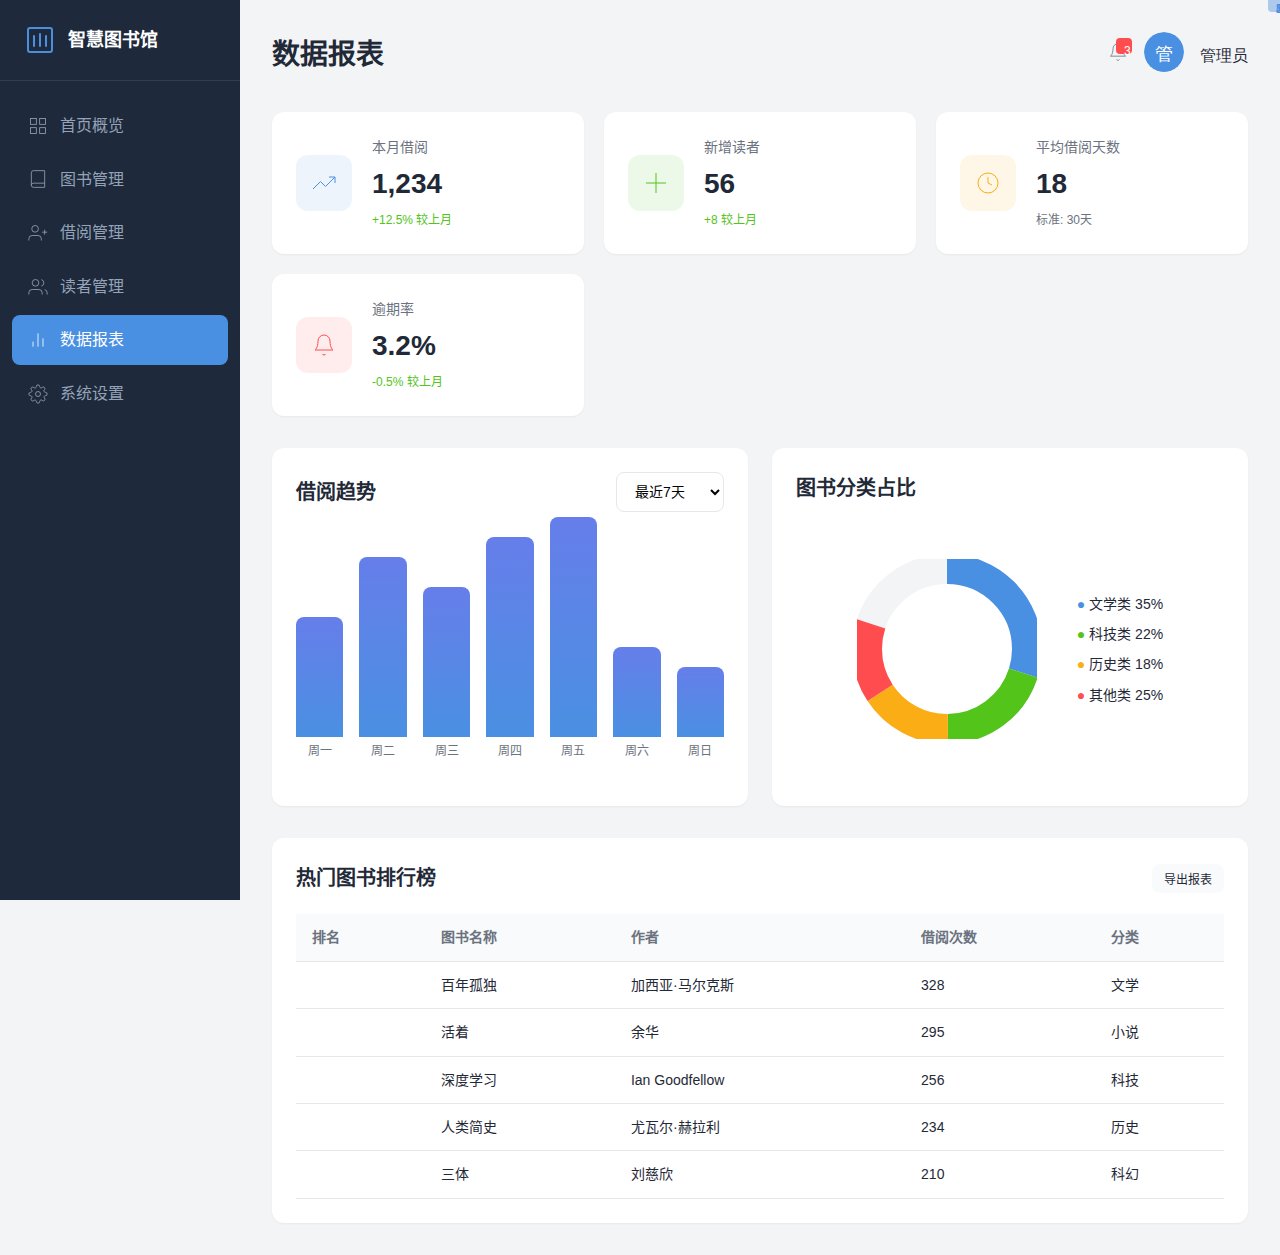
<file: reports.html>
<!DOCTYPE html>
<html lang="zh-CN">
<head>
    <meta charset="UTF-8">
    <meta name="viewport" content="width=device-width, initial-scale=1.0">
    <title>数据报表 - 智慧图书馆管理系统</title>
    <link rel="stylesheet" href="styles.css">
</head>
<body>
    <div class="container">
        <!-- 侧边导航栏 -->
        <nav class="sidebar">
            <div class="sidebar-header">
                <div class="logo">
                    <svg width="32" height="32" viewBox="0 0 32 32" fill="none">
                        <rect x="4" y="4" width="24" height="24" rx="2" stroke="#4A90E2" stroke-width="2"/>
                        <path d="M10 12V22" stroke="#4A90E2" stroke-width="2" stroke-linecap="round"/>
                        <path d="M16 10V22" stroke="#4A90E2" stroke-width="2" stroke-linecap="round"/>
                        <path d="M22 12V22" stroke="#4A90E2" stroke-width="2" stroke-linecap="round"/>
                    </svg>
                    <span>智慧图书馆</span>
                </div>
            </div>
            <ul class="nav-menu">
                <li class="nav-item">
                    <a href="index.html" class="nav-link">
                        <svg width="20" height="20" viewBox="0 0 24 24" fill="none" stroke="currentColor">
                            <rect x="3" y="3" width="7" height="7"/>
                            <rect x="14" y="3" width="7" height="7"/>
                            <rect x="14" y="14" width="7" height="7"/>
                            <rect x="3" y="14" width="7" height="7"/>
                        </svg>
                        首页概览
                    </a>
                </li>
                <li class="nav-item">
                    <a href="books.html" class="nav-link">
                        <svg width="20" height="20" viewBox="0 0 24 24" fill="none" stroke="currentColor">
                            <path d="M4 19.5A2.5 2.5 0 0 1 6.5 17H20"/>
                            <path d="M6.5 2H20v20H6.5A2.5 2.5 0 0 1 4 19.5v-15A2.5 2.5 0 0 1 6.5 2z"/>
                        </svg>
                        图书管理
                    </a>
                </li>
                <li class="nav-item">
                    <a href="borrowing.html" class="nav-link">
                        <svg width="20" height="20" viewBox="0 0 24 24" fill="none" stroke="currentColor">
                            <path d="M16 21v-2a4 4 0 0 0-4-4H5a4 4 0 0 0-4 4v2"/>
                            <circle cx="8.5" cy="7" r="4"/>
                            <line x1="20" y1="8" x2="20" y2="14"/>
                            <line x1="23" y1="11" x2="17" y2="11"/>
                        </svg>
                        借阅管理
                    </a>
                </li>
                <li class="nav-item">
                    <a href="users.html" class="nav-link">
                        <svg width="20" height="20" viewBox="0 0 24 24" fill="none" stroke="currentColor">
                            <path d="M17 21v-2a4 4 0 0 0-4-4H5a4 4 0 0 0-4 4v2"/>
                            <circle cx="9" cy="7" r="4"/>
                            <path d="M23 21v-2a4 4 0 0 0-3-3.87"/>
                            <path d="M16 3.13a4 4 0 0 1 0 7.75"/>
                        </svg>
                        读者管理
                    </a>
                </li>
                <li class="nav-item active">
                    <a href="reports.html" class="nav-link">
                        <svg width="20" height="20" viewBox="0 0 24 24" fill="none" stroke="currentColor">
                            <line x1="18" y1="20" x2="18" y2="10"/>
                            <line x1="12" y1="20" x2="12" y2="4"/>
                            <line x1="6" y1="20" x2="6" y2="14"/>
                        </svg>
                        数据报表
                    </a>
                </li>
                <li class="nav-item">
                    <a href="settings.html" class="nav-link">
                        <svg width="20" height="20" viewBox="0 0 24 24" fill="none" stroke="currentColor">
                            <circle cx="12" cy="12" r="3"/>
                            <path d="M19.4 15a1.65 1.65 0 0 0 .33 1.82l.06.06a2 2 0 0 1 0 2.83 2 2 0 0 1-2.83 0l-.06-.06a1.65 1.65 0 0 0-1.82-.33 1.65 1.65 0 0 0-1 1.51V21a2 2 0 0 1-2 2 2 2 0 0 1-2-2v-.09A1.65 1.65 0 0 0 9 19.4a1.65 1.65 0 0 0-1.82.33l-.06.06a2 2 0 0 1-2.83 0 2 2 0 0 1 0-2.83l.06-.06a1.65 1.65 0 0 0 .33-1.82 1.65 1.65 0 0 0-1.51-1H3a2 2 0 0 1-2-2 2 2 0 0 1 2-2h.09A1.65 1.65 0 0 0 4.6 9a1.65 1.65 0 0 0-.33-1.82l-.06-.06a2 2 0 0 1 0-2.83 2 2 0 0 1 2.83 0l.06.06a1.65 1.65 0 0 0 1.82.33H9a1.65 1.65 0 0 0 1-1.51V3a2 2 0 0 1 2-2 2 2 0 0 1 2 2v.09a1.65 1.65 0 0 0 1 1.51 1.65 1.65 0 0 0 1.82-.33l.06-.06a2 2 0 0 1 2.83 0 2 2 0 0 1 0 2.83l-.06.06a1.65 1.65 0 0 0-.33 1.82V9a1.65 1.65 0 0 0 1.51 1H21a2 2 0 0 1 2 2 2 2 0 0 1-2 2h-.09a1.65 1.65 0 0 0-1.51 1z"/>
                        </svg>
                        系统设置
                    </a>
                </li>
            </ul>
        </nav>

        <!-- 主内容区 -->
        <main class="main-content">
            <!-- 顶部栏 -->
            <header class="top-bar">
                <h1>数据报表</h1>
                <div class="user-info">
                    <span class="notification">
                        <svg width="20" height="20" viewBox="0 0 24 24" fill="none" stroke="currentColor">
                            <path d="M18 8A6 6 0 0 0 6 8c0 7-3 9-3 9h18s-3-2-3-9"/>
                            <path d="M13.73 21a2 2 0 0 1-3.46 0"/>
                        </svg>
                        <span class="badge">3</span>
                    </span>
                    <div class="avatar">
                        <img src="data:image/svg+xml,%3Csvg xmlns='http://www.w3.org/2000/svg' viewBox='0 0 32 32'%3E%3Ccircle cx='16' cy='16' r='16' fill='%234A90E2'/%3E%3Ctext x='16' y='22' font-size='14' fill='white' text-anchor='middle'%3E管%3C/text%3E%3C/svg%3E" alt="管理员">
                    </div>
                    <span>管理员</span>
                </div>
            </header>

            <!-- 统计概览 -->
            <section class="stats-grid">
                <div class="stat-card">
                    <div class="stat-icon blue">
                        <svg width="24" height="24" viewBox="0 0 24 24" fill="none" stroke="currentColor">
                            <polyline points="23 6 13.5 15.5 8.5 10.5 1 18"/>
                            <polyline points="17 6 23 6 23 12"/>
                        </svg>
                    </div>
                    <div class="stat-info">
                        <p class="stat-label">本月借阅</p>
                        <p class="stat-value">1,234</p>
                        <p class="stat-trend positive">+12.5% 较上月</p>
                    </div>
                </div>
                <div class="stat-card">
                    <div class="stat-icon green">
                        <svg width="24" height="24" viewBox="0 0 24 24" fill="none" stroke="currentColor">
                            <path d="M12 2v20M2 12h20"/>
                        </svg>
                    </div>
                    <div class="stat-info">
                        <p class="stat-label">新增读者</p>
                        <p class="stat-value">56</p>
                        <p class="stat-trend positive">+8 较上月</p>
                    </div>
                </div>
                <div class="stat-card">
                    <div class="stat-icon orange">
                        <svg width="24" height="24" viewBox="0 0 24 24" fill="none" stroke="currentColor">
                            <circle cx="12" cy="12" r="10"/>
                            <polyline points="12 6 12 12 16 14"/>
                        </svg>
                    </div>
                    <div class="stat-info">
                        <p class="stat-label">平均借阅天数</p>
                        <p class="stat-value">18</p>
                        <p class="stat-trend">标准: 30天</p>
                    </div>
                </div>
                <div class="stat-card">
                    <div class="stat-icon red">
                        <svg width="24" height="24" viewBox="0 0 24 24" fill="none" stroke="currentColor">
                            <path d="M18 8A6 6 0 0 0 6 8c0 7-3 9-3 9h18s-3-2-3-9"/>
                            <path d="M13.73 21a2 2 0 0 1-3.46 0"/>
                        </svg>
                    </div>
                    <div class="stat-info">
                        <p class="stat-label">逾期率</p>
                        <p class="stat-value">3.2%</p>
                        <p class="stat-trend positive">-0.5% 较上月</p>
                    </div>
                </div>
            </section>

            <!-- 报表类型选择 -->
            <div class="content-row">
                <!-- 借阅趋势图 -->
                <section class="card">
                    <div class="card-header">
                        <h2>借阅趋势</h2>
                        <select class="form-select" style="width: auto;">
                            <option>最近7天</option>
                            <option>最近30天</option>
                            <option>最近90天</option>
                        </select>
                    </div>
                    <div style="height: 250px; display: flex; align-items: flex-end; gap: 16px; padding: 20px 0;">
                        <div style="flex: 1; text-align: center;">
                            <div style="height: 120px; background: linear-gradient(to top, #4A90E2, #667eea); border-radius: 8px 8px 0 0;"></div>
                            <span style="font-size: 12px; color: #6b7280;">周一</span>
                        </div>
                        <div style="flex: 1; text-align: center;">
                            <div style="height: 180px; background: linear-gradient(to top, #4A90E2, #667eea); border-radius: 8px 8px 0 0;"></div>
                            <span style="font-size: 12px; color: #6b7280;">周二</span>
                        </div>
                        <div style="flex: 1; text-align: center;">
                            <div style="height: 150px; background: linear-gradient(to top, #4A90E2, #667eea); border-radius: 8px 8px 0 0;"></div>
                            <span style="font-size: 12px; color: #6b7280;">周三</span>
                        </div>
                        <div style="flex: 1; text-align: center;">
                            <div style="height: 200px; background: linear-gradient(to top, #4A90E2, #667eea); border-radius: 8px 8px 0 0;"></div>
                            <span style="font-size: 12px; color: #6b7280;">周四</span>
                        </div>
                        <div style="flex: 1; text-align: center;">
                            <div style="height: 220px; background: linear-gradient(to top, #4A90E2, #667eea); border-radius: 8px 8px 0 0;"></div>
                            <span style="font-size: 12px; color: #6b7280;">周五</span>
                        </div>
                        <div style="flex: 1; text-align: center;">
                            <div style="height: 90px; background: linear-gradient(to top, #4A90E2, #667eea); border-radius: 8px 8px 0 0;"></div>
                            <span style="font-size: 12px; color: #6b7280;">周六</span>
                        </div>
                        <div style="flex: 1; text-align: center;">
                            <div style="height: 70px; background: linear-gradient(to top, #4A90E2, #667eea); border-radius: 8px 8px 0 0;"></div>
                            <span style="font-size: 12px; color: #6b7280;">周日</span>
                        </div>
                    </div>
                </section>

                <!-- 分类占比 -->
                <section class="card">
                    <div class="card-header">
                        <h2>图书分类占比</h2>
                    </div>
                    <div style="display: flex; align-items: center; justify-content: center; height: 250px; gap: 40px;">
                        <svg width="180" height="180" viewBox="0 0 180 180">
                            <circle cx="90" cy="90" r="80" fill="none" stroke="#f3f4f6" stroke-width="30"/>
                            <circle cx="90" cy="90" r="80" fill="none" stroke="#4A90E2" stroke-width="30"
                                stroke-dasharray="150 402" transform="rotate(-90 90 90)"/>
                            <circle cx="90" cy="90" r="80" fill="none" stroke="#52c41a" stroke-width="30"
                                stroke-dasharray="100 452" stroke-dashoffset="-150" transform="rotate(-90 90 90)"/>
                            <circle cx="90" cy="90" r="80" fill="none" stroke="#faad14" stroke-width="30"
                                stroke-dasharray="80 472" stroke-dashoffset="-250" transform="rotate(-90 90 90)"/>
                            <circle cx="90" cy="90" r="80" fill="none" stroke="#ff4d4f" stroke-width="30"
                                stroke-dasharray="72 480" stroke-dashoffset="-330" transform="rotate(-90 90 90)"/>
                        </svg>
                        <div style="font-size: 14px;">
                            <div style="margin-bottom: 8px;"><span style="color: #4A90E2;">●</span> 文学类 35%</div>
                            <div style="margin-bottom: 8px;"><span style="color: #52c41a;">●</span> 科技类 22%</div>
                            <div style="margin-bottom: 8px;"><span style="color: #faad14;">●</span> 历史类 18%</div>
                            <div><span style="color: #ff4d4f;">●</span> 其他类 25%</div>
                        </div>
                    </div>
                </section>
            </div>

            <!-- 热门图书排行 -->
            <section class="card">
                <div class="card-header">
                    <h2>热门图书排行榜</h2>
                    <button class="btn btn-secondary btn-sm">导出报表</button>
                </div>
                <div class="table-container">
                    <table>
                        <thead>
                            <tr>
                                <th>排名</th>
                                <th>图书名称</th>
                                <th>作者</th>
                                <th>借阅次数</th>
                                <th>分类</th>
                            </tr>
                        </thead>
                        <tbody>
                            <tr>
                                <td><span class="badge badge-info">1</span></td>
                                <td>百年孤独</td>
                                <td>加西亚·马尔克斯</td>
                                <td>328</td>
                                <td>文学</td>
                            </tr>
                            <tr>
                                <td><span class="badge badge-info">2</span></td>
                                <td>活着</td>
                                <td>余华</td>
                                <td>295</td>
                                <td>小说</td>
                            </tr>
                            <tr>
                                <td><span class="badge badge-info">3</span></td>
                                <td>深度学习</td>
                                <td>Ian Goodfellow</td>
                                <td>256</td>
                                <td>科技</td>
                            </tr>
                            <tr>
                                <td><span class="badge badge-info">4</span></td>
                                <td>人类简史</td>
                                <td>尤瓦尔·赫拉利</td>
                                <td>234</td>
                                <td>历史</td>
                            </tr>
                            <tr>
                                <td><span class="badge badge-info">5</span></td>
                                <td>三体</td>
                                <td>刘慈欣</td>
                                <td>210</td>
                                <td>科幻</td>
                            </tr>
                        </tbody>
                    </table>
                </div>
            </section>
        </main>
    </div>

    <script src="script.js"></script>
</body>
</html>
</file>
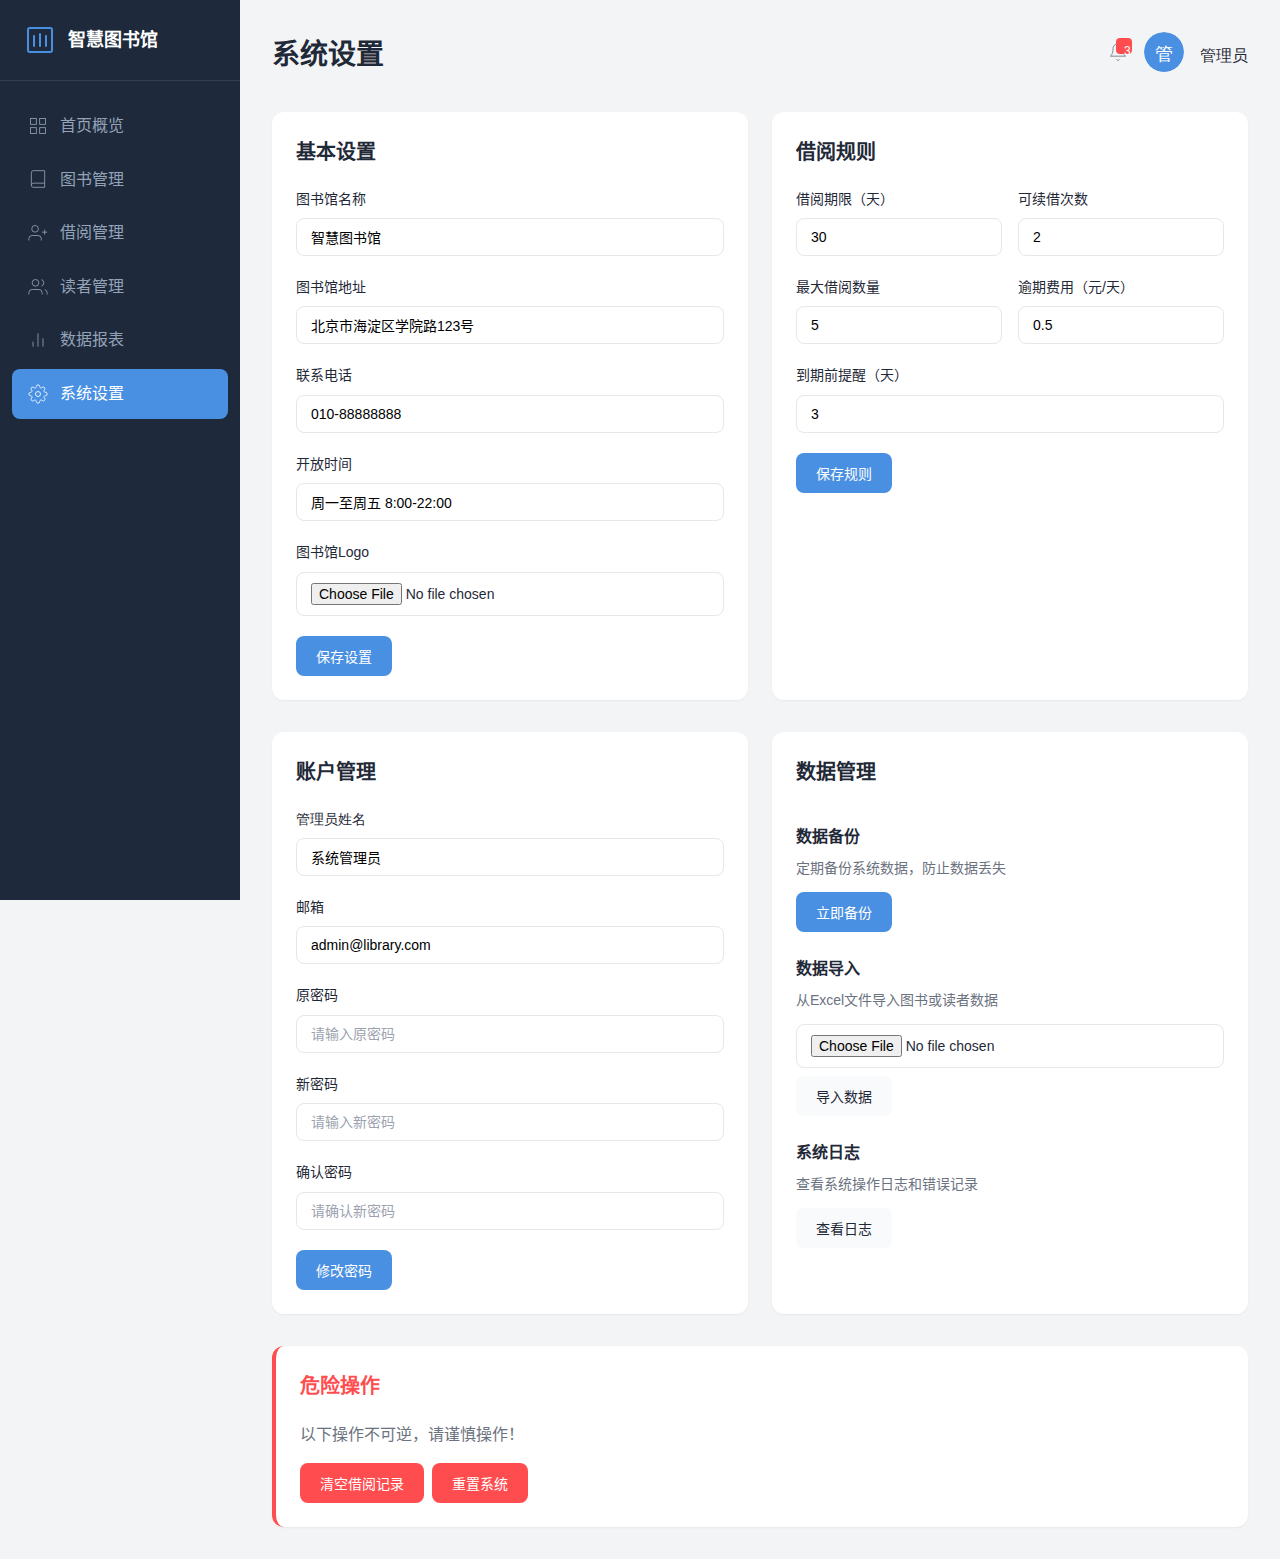
<file: settings.html>
<!DOCTYPE html>
<html lang="zh-CN">
<head>
    <meta charset="UTF-8">
    <meta name="viewport" content="width=device-width, initial-scale=1.0">
    <title>系统设置 - 智慧图书馆管理系统</title>
    <link rel="stylesheet" href="styles.css">
</head>
<body>
    <div class="container">
        <!-- 侧边导航栏 -->
        <nav class="sidebar">
            <div class="sidebar-header">
                <div class="logo">
                    <svg width="32" height="32" viewBox="0 0 32 32" fill="none">
                        <rect x="4" y="4" width="24" height="24" rx="2" stroke="#4A90E2" stroke-width="2"/>
                        <path d="M10 12V22" stroke="#4A90E2" stroke-width="2" stroke-linecap="round"/>
                        <path d="M16 10V22" stroke="#4A90E2" stroke-width="2" stroke-linecap="round"/>
                        <path d="M22 12V22" stroke="#4A90E2" stroke-width="2" stroke-linecap="round"/>
                    </svg>
                    <span>智慧图书馆</span>
                </div>
            </div>
            <ul class="nav-menu">
                <li class="nav-item">
                    <a href="index.html" class="nav-link">
                        <svg width="20" height="20" viewBox="0 0 24 24" fill="none" stroke="currentColor">
                            <rect x="3" y="3" width="7" height="7"/>
                            <rect x="14" y="3" width="7" height="7"/>
                            <rect x="14" y="14" width="7" height="7"/>
                            <rect x="3" y="14" width="7" height="7"/>
                        </svg>
                        首页概览
                    </a>
                </li>
                <li class="nav-item">
                    <a href="books.html" class="nav-link">
                        <svg width="20" height="20" viewBox="0 0 24 24" fill="none" stroke="currentColor">
                            <path d="M4 19.5A2.5 2.5 0 0 1 6.5 17H20"/>
                            <path d="M6.5 2H20v20H6.5A2.5 2.5 0 0 1 4 19.5v-15A2.5 2.5 0 0 1 6.5 2z"/>
                        </svg>
                        图书管理
                    </a>
                </li>
                <li class="nav-item">
                    <a href="borrowing.html" class="nav-link">
                        <svg width="20" height="20" viewBox="0 0 24 24" fill="none" stroke="currentColor">
                            <path d="M16 21v-2a4 4 0 0 0-4-4H5a4 4 0 0 0-4 4v2"/>
                            <circle cx="8.5" cy="7" r="4"/>
                            <line x1="20" y1="8" x2="20" y2="14"/>
                            <line x1="23" y1="11" x2="17" y2="11"/>
                        </svg>
                        借阅管理
                    </a>
                </li>
                <li class="nav-item">
                    <a href="users.html" class="nav-link">
                        <svg width="20" height="20" viewBox="0 0 24 24" fill="none" stroke="currentColor">
                            <path d="M17 21v-2a4 4 0 0 0-4-4H5a4 4 0 0 0-4 4v2"/>
                            <circle cx="9" cy="7" r="4"/>
                            <path d="M23 21v-2a4 4 0 0 0-3-3.87"/>
                            <path d="M16 3.13a4 4 0 0 1 0 7.75"/>
                        </svg>
                        读者管理
                    </a>
                </li>
                <li class="nav-item">
                    <a href="reports.html" class="nav-link">
                        <svg width="20" height="20" viewBox="0 0 24 24" fill="none" stroke="currentColor">
                            <line x1="18" y1="20" x2="18" y2="10"/>
                            <line x1="12" y1="20" x2="12" y2="4"/>
                            <line x1="6" y1="20" x2="6" y2="14"/>
                        </svg>
                        数据报表
                    </a>
                </li>
                <li class="nav-item active">
                    <a href="settings.html" class="nav-link">
                        <svg width="20" height="20" viewBox="0 0 24 24" fill="none" stroke="currentColor">
                            <circle cx="12" cy="12" r="3"/>
                            <path d="M19.4 15a1.65 1.65 0 0 0 .33 1.82l.06.06a2 2 0 0 1 0 2.83 2 2 0 0 1-2.83 0l-.06-.06a1.65 1.65 0 0 0-1.82-.33 1.65 1.65 0 0 0-1 1.51V21a2 2 0 0 1-2 2 2 2 0 0 1-2-2v-.09A1.65 1.65 0 0 0 9 19.4a1.65 1.65 0 0 0-1.82.33l-.06.06a2 2 0 0 1-2.83 0 2 2 0 0 1 0-2.83l.06-.06a1.65 1.65 0 0 0 .33-1.82 1.65 1.65 0 0 0-1.51-1H3a2 2 0 0 1-2-2 2 2 0 0 1 2-2h.09A1.65 1.65 0 0 0 4.6 9a1.65 1.65 0 0 0-.33-1.82l-.06-.06a2 2 0 0 1 0-2.83 2 2 0 0 1 2.83 0l.06.06a1.65 1.65 0 0 0 1.82.33H9a1.65 1.65 0 0 0 1-1.51V3a2 2 0 0 1 2-2 2 2 0 0 1 2 2v.09a1.65 1.65 0 0 0 1 1.51 1.65 1.65 0 0 0 1.82-.33l.06-.06a2 2 0 0 1 2.83 0 2 2 0 0 1 0 2.83l-.06.06a1.65 1.65 0 0 0-.33 1.82V9a1.65 1.65 0 0 0 1.51 1H21a2 2 0 0 1 2 2 2 2 0 0 1-2 2h-.09a1.65 1.65 0 0 0-1.51 1z"/>
                        </svg>
                        系统设置
                    </a>
                </li>
            </ul>
        </nav>

        <!-- 主内容区 -->
        <main class="main-content">
            <!-- 顶部栏 -->
            <header class="top-bar">
                <h1>系统设置</h1>
                <div class="user-info">
                    <span class="notification">
                        <svg width="20" height="20" viewBox="0 0 24 24" fill="none" stroke="currentColor">
                            <path d="M18 8A6 6 0 0 0 6 8c0 7-3 9-3 9h18s-3-2-3-9"/>
                            <path d="M13.73 21a2 2 0 0 1-3.46 0"/>
                        </svg>
                        <span class="badge">3</span>
                    </span>
                    <div class="avatar">
                        <img src="data:image/svg+xml,%3Csvg xmlns='http://www.w3.org/2000/svg' viewBox='0 0 32 32'%3E%3Ccircle cx='16' cy='16' r='16' fill='%234A90E2'/%3E%3Ctext x='16' y='22' font-size='14' fill='white' text-anchor='middle'%3E管%3C/text%3E%3C/svg%3E" alt="管理员">
                    </div>
                    <span>管理员</span>
                </div>
            </header>

            <div class="content-row">
                <!-- 基本设置 -->
                <section class="card">
                    <div class="card-header">
                        <h2>基本设置</h2>
                    </div>
                    <form>
                        <div class="form-group">
                            <label for="libraryName">图书馆名称</label>
                            <input type="text" id="libraryName" class="form-input" value="智慧图书馆">
                        </div>
                        <div class="form-group">
                            <label for="libraryAddress">图书馆地址</label>
                            <input type="text" id="libraryAddress" class="form-input" value="北京市海淀区学院路123号">
                        </div>
                        <div class="form-group">
                            <label for="libraryPhone">联系电话</label>
                            <input type="tel" id="libraryPhone" class="form-input" value="010-88888888">
                        </div>
                        <div class="form-group">
                            <label for="openTime">开放时间</label>
                            <input type="text" id="openTime" class="form-input" value="周一至周五 8:00-22:00">
                        </div>
                        <div class="form-group">
                            <label for="libraryLogo">图书馆Logo</label>
                            <input type="file" id="libraryLogo" class="form-input" accept="image/*">
                        </div>
                        <button type="button" class="btn btn-primary" onclick="showToast('设置已保存', 'success')">保存设置</button>
                    </form>
                </section>

                <!-- 借阅规则 -->
                <section class="card">
                    <div class="card-header">
                        <h2>借阅规则</h2>
                    </div>
                    <form>
                        <div class="form-row">
                            <div class="form-group">
                                <label for="borrowDays">借阅期限（天）</label>
                                <input type="number" id="borrowDays" class="form-input" value="30" min="1">
                            </div>
                            <div class="form-group">
                                <label for="renewDays">可续借次数</label>
                                <input type="number" id="renewDays" class="form-input" value="2" min="0">
                            </div>
                        </div>
                        <div class="form-row">
                            <div class="form-group">
                                <label for="maxBorrow">最大借阅数量</label>
                                <input type="number" id="maxBorrow" class="form-input" value="5" min="1">
                            </div>
                            <div class="form-group">
                                <label for="overdueFee">逾期费用（元/天）</label>
                                <input type="number" id="overdueFee" class="form-input" value="0.5" min="0" step="0.1">
                            </div>
                        </div>
                        <div class="form-group">
                            <label for="noticeDays">到期前提醒（天）</label>
                            <input type="number" id="noticeDays" class="form-input" value="3" min="1">
                        </div>
                        <button type="button" class="btn btn-primary" onclick="showToast('规则已更新', 'success')">保存规则</button>
                    </form>
                </section>
            </div>

            <div class="content-row">
                <!-- 账户管理 -->
                <section class="card">
                    <div class="card-header">
                        <h2>账户管理</h2>
                    </div>
                    <form>
                        <div class="form-group">
                            <label for="adminName">管理员姓名</label>
                            <input type="text" id="adminName" class="form-input" value="系统管理员">
                        </div>
                        <div class="form-group">
                            <label for="adminEmail">邮箱</label>
                            <input type="email" id="adminEmail" class="form-input" value="admin@library.com">
                        </div>
                        <div class="form-group">
                            <label for="oldPassword">原密码</label>
                            <input type="password" id="oldPassword" class="form-input" placeholder="请输入原密码">
                        </div>
                        <div class="form-group">
                            <label for="newPassword">新密码</label>
                            <input type="password" id="newPassword" class="form-input" placeholder="请输入新密码">
                        </div>
                        <div class="form-group">
                            <label for="confirmPassword">确认密码</label>
                            <input type="password" id="confirmPassword" class="form-input" placeholder="请确认新密码">
                        </div>
                        <button type="button" class="btn btn-primary" onclick="showToast('密码修改成功', 'success')">修改密码</button>
                    </form>
                </section>

                <!-- 数据管理 -->
                <section class="card">
                    <div class="card-header">
                        <h2>数据管理</h2>
                    </div>
                    <div style="padding: 16px 0;">
                        <div style="margin-bottom: 24px;">
                            <h3 style="margin-bottom: 8px; font-size: 16px;">数据备份</h3>
                            <p style="color: var(--text-secondary); margin-bottom: 12px; font-size: 14px;">定期备份系统数据，防止数据丢失</p>
                            <button class="btn btn-primary" onclick="showToast('数据备份中...', 'info')">立即备份</button>
                        </div>
                        <div style="margin-bottom: 24px;">
                            <h3 style="margin-bottom: 8px; font-size: 16px;">数据导入</h3>
                            <p style="color: var(--text-secondary); margin-bottom: 12px; font-size: 14px;">从Excel文件导入图书或读者数据</p>
                            <input type="file" class="form-input" accept=".xlsx,.xls,.csv" style="margin-bottom: 8px;">
                            <button class="btn btn-secondary">导入数据</button>
                        </div>
                        <div>
                            <h3 style="margin-bottom: 8px; font-size: 16px;">系统日志</h3>
                            <p style="color: var(--text-secondary); margin-bottom: 12px; font-size: 14px;">查看系统操作日志和错误记录</p>
                            <button class="btn btn-secondary">查看日志</button>
                        </div>
                    </div>
                </section>
            </div>

            <!-- 危险操作区 -->
            <section class="card" style="border-left: 4px solid var(--danger-color);">
                <div class="card-header">
                    <h2 style="color: var(--danger-color);">危险操作</h2>
                </div>
                <p style="color: var(--text-secondary); margin-bottom: 16px;">以下操作不可逆，请谨慎操作！</p>
                <div class="btn-group">
                    <button class="btn btn-danger" onclick="if(confirm('确定要清空所有借阅记录吗？')){showToast('借阅记录已清空', 'success');}">清空借阅记录</button>
                    <button class="btn btn-danger" onclick="if(confirm('确定要重置系统吗？所有数据将丢失！')){showToast('系统已重置', 'success');}">重置系统</button>
                </div>
            </section>
        </main>
    </div>

    <script src="script.js"></script>
</body>
</html>
</file>
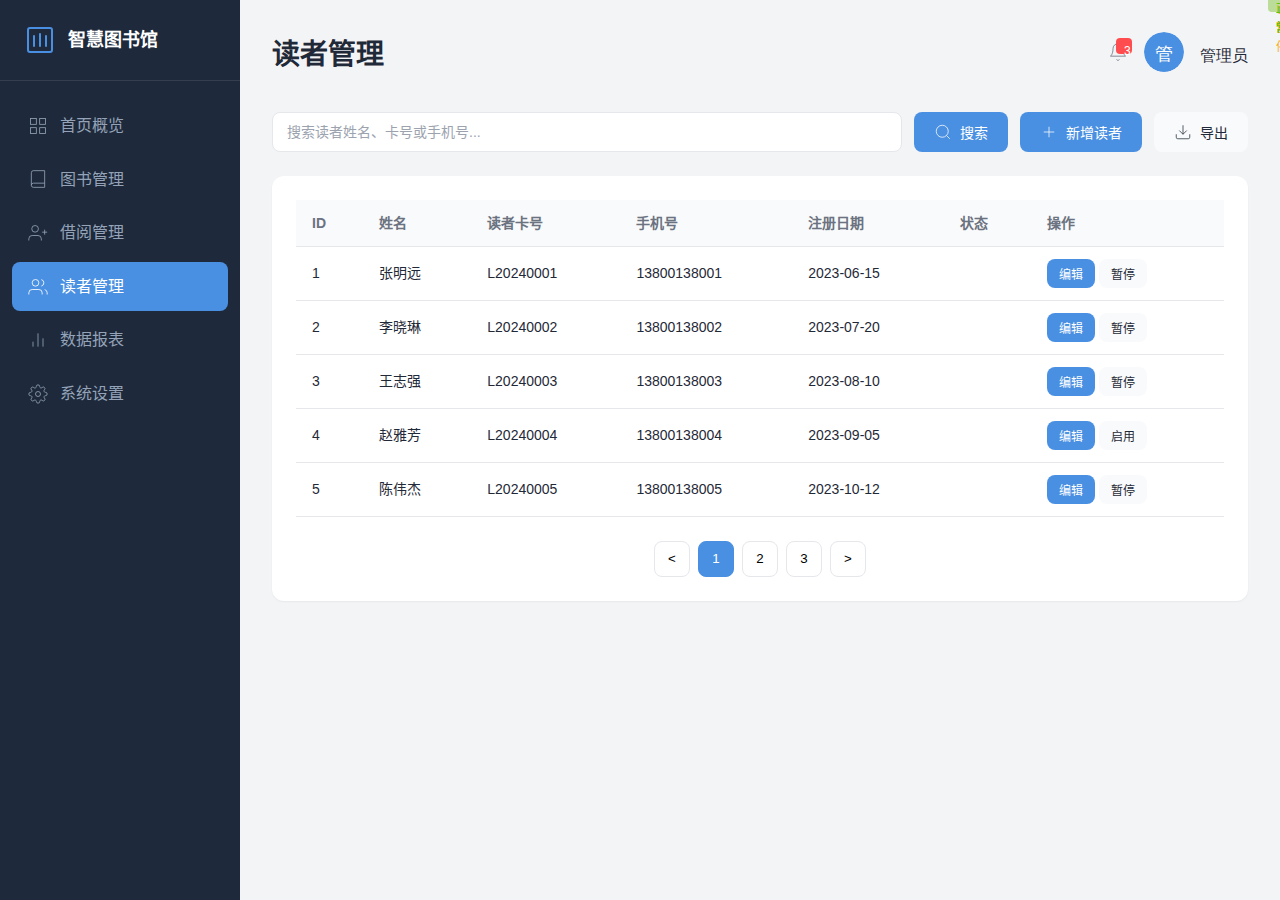
<file: users.html>
<!DOCTYPE html>
<html lang="zh-CN">
<head>
    <meta charset="UTF-8">
    <meta name="viewport" content="width=device-width, initial-scale=1.0">
    <title>读者管理 - 智慧图书馆管理系统</title>
    <link rel="stylesheet" href="styles.css">
</head>
<body>
    <div class="container">
        <!-- 侧边导航栏 -->
        <nav class="sidebar">
            <div class="sidebar-header">
                <div class="logo">
                    <svg width="32" height="32" viewBox="0 0 32 32" fill="none">
                        <rect x="4" y="4" width="24" height="24" rx="2" stroke="#4A90E2" stroke-width="2"/>
                        <path d="M10 12V22" stroke="#4A90E2" stroke-width="2" stroke-linecap="round"/>
                        <path d="M16 10V22" stroke="#4A90E2" stroke-width="2" stroke-linecap="round"/>
                        <path d="M22 12V22" stroke="#4A90E2" stroke-width="2" stroke-linecap="round"/>
                    </svg>
                    <span>智慧图书馆</span>
                </div>
            </div>
            <ul class="nav-menu">
                <li class="nav-item">
                    <a href="index.html" class="nav-link">
                        <svg width="20" height="20" viewBox="0 0 24 24" fill="none" stroke="currentColor">
                            <rect x="3" y="3" width="7" height="7"/>
                            <rect x="14" y="3" width="7" height="7"/>
                            <rect x="14" y="14" width="7" height="7"/>
                            <rect x="3" y="14" width="7" height="7"/>
                        </svg>
                        首页概览
                    </a>
                </li>
                <li class="nav-item">
                    <a href="books.html" class="nav-link">
                        <svg width="20" height="20" viewBox="0 0 24 24" fill="none" stroke="currentColor">
                            <path d="M4 19.5A2.5 2.5 0 0 1 6.5 17H20"/>
                            <path d="M6.5 2H20v20H6.5A2.5 2.5 0 0 1 4 19.5v-15A2.5 2.5 0 0 1 6.5 2z"/>
                        </svg>
                        图书管理
                    </a>
                </li>
                <li class="nav-item">
                    <a href="borrowing.html" class="nav-link">
                        <svg width="20" height="20" viewBox="0 0 24 24" fill="none" stroke="currentColor">
                            <path d="M16 21v-2a4 4 0 0 0-4-4H5a4 4 0 0 0-4 4v2"/>
                            <circle cx="8.5" cy="7" r="4"/>
                            <line x1="20" y1="8" x2="20" y2="14"/>
                            <line x1="23" y1="11" x2="17" y2="11"/>
                        </svg>
                        借阅管理
                    </a>
                </li>
                <li class="nav-item active">
                    <a href="users.html" class="nav-link">
                        <svg width="20" height="20" viewBox="0 0 24 24" fill="none" stroke="currentColor">
                            <path d="M17 21v-2a4 4 0 0 0-4-4H5a4 4 0 0 0-4 4v2"/>
                            <circle cx="9" cy="7" r="4"/>
                            <path d="M23 21v-2a4 4 0 0 0-3-3.87"/>
                            <path d="M16 3.13a4 4 0 0 1 0 7.75"/>
                        </svg>
                        读者管理
                    </a>
                </li>
                <li class="nav-item">
                    <a href="reports.html" class="nav-link">
                        <svg width="20" height="20" viewBox="0 0 24 24" fill="none" stroke="currentColor">
                            <line x1="18" y1="20" x2="18" y2="10"/>
                            <line x1="12" y1="20" x2="12" y2="4"/>
                            <line x1="6" y1="20" x2="6" y2="14"/>
                        </svg>
                        数据报表
                    </a>
                </li>
                <li class="nav-item">
                    <a href="settings.html" class="nav-link">
                        <svg width="20" height="20" viewBox="0 0 24 24" fill="none" stroke="currentColor">
                            <circle cx="12" cy="12" r="3"/>
                            <path d="M19.4 15a1.65 1.65 0 0 0 .33 1.82l.06.06a2 2 0 0 1 0 2.83 2 2 0 0 1-2.83 0l-.06-.06a1.65 1.65 0 0 0-1.82-.33 1.65 1.65 0 0 0-1 1.51V21a2 2 0 0 1-2 2 2 2 0 0 1-2-2v-.09A1.65 1.65 0 0 0 9 19.4a1.65 1.65 0 0 0-1.82.33l-.06.06a2 2 0 0 1-2.83 0 2 2 0 0 1 0-2.83l.06-.06a1.65 1.65 0 0 0 .33-1.82 1.65 1.65 0 0 0-1.51-1H3a2 2 0 0 1-2-2 2 2 0 0 1 2-2h.09A1.65 1.65 0 0 0 4.6 9a1.65 1.65 0 0 0-.33-1.82l-.06-.06a2 2 0 0 1 0-2.83 2 2 0 0 1 2.83 0l.06.06a1.65 1.65 0 0 0 1.82.33H9a1.65 1.65 0 0 0 1-1.51V3a2 2 0 0 1 2-2 2 2 0 0 1 2 2v.09a1.65 1.65 0 0 0 1 1.51 1.65 1.65 0 0 0 1.82-.33l.06-.06a2 2 0 0 1 2.83 0 2 2 0 0 1 0 2.83l-.06.06a1.65 1.65 0 0 0-.33 1.82V9a1.65 1.65 0 0 0 1.51 1H21a2 2 0 0 1 2 2 2 2 0 0 1-2 2h-.09a1.65 1.65 0 0 0-1.51 1z"/>
                        </svg>
                        系统设置
                    </a>
                </li>
            </ul>
        </nav>

        <!-- 主内容区 -->
        <main class="main-content">
            <!-- 顶部栏 -->
            <header class="top-bar">
                <h1>读者管理</h1>
                <div class="user-info">
                    <span class="notification">
                        <svg width="20" height="20" viewBox="0 0 24 24" fill="none" stroke="currentColor">
                            <path d="M18 8A6 6 0 0 0 6 8c0 7-3 9-3 9h18s-3-2-3-9"/>
                            <path d="M13.73 21a2 2 0 0 1-3.46 0"/>
                        </svg>
                        <span class="badge">3</span>
                    </span>
                    <div class="avatar">
                        <img src="data:image/svg+xml,%3Csvg xmlns='http://www.w3.org/2000/svg' viewBox='0 0 32 32'%3E%3Ccircle cx='16' cy='16' r='16' fill='%234A90E2'/%3E%3Ctext x='16' y='22' font-size='14' fill='white' text-anchor='middle'%3E管%3C/text%3E%3C/svg%3E" alt="管理员">
                    </div>
                    <span>管理员</span>
                </div>
            </header>

            <!-- 操作栏 -->
            <div class="search-bar">
                <input type="text" class="form-input search-input" placeholder="搜索读者姓名、卡号或手机号...">
                <button class="btn btn-primary search-btn">
                    <svg width="18" height="18" viewBox="0 0 24 24" fill="none" stroke="currentColor">
                        <circle cx="11" cy="11" r="8"/>
                        <line x1="21" y1="21" x2="16.65" y2="16.65"/>
                    </svg>
                    搜索
                </button>
                <button class="btn btn-primary" data-modal="addReaderModal">
                    <svg width="18" height="18" viewBox="0 0 24 24" fill="none" stroke="currentColor">
                        <line x1="12" y1="5" x2="12" y2="19"/>
                        <line x1="5" y1="12" x2="19" y2="12"/>
                    </svg>
                    新增读者
                </button>
                <button class="btn btn-secondary" onclick="exportData('readers')">
                    <svg width="18" height="18" viewBox="0 0 24 24" fill="none" stroke="currentColor">
                        <path d="M21 15v4a2 2 0 0 1-2 2H5a2 2 0 0 1-2-2v-4"/>
                        <polyline points="7 10 12 15 17 10"/>
                        <line x1="12" y1="15" x2="12" y2="3"/>
                    </svg>
                    导出
                </button>
            </div>

            <!-- 读者表格 -->
            <section class="card">
                <div class="table-container">
                    <table>
                        <thead>
                            <tr>
                                <th>ID</th>
                                <th>姓名</th>
                                <th>读者卡号</th>
                                <th>手机号</th>
                                <th>注册日期</th>
                                <th>状态</th>
                                <th>操作</th>
                            </tr>
                        </thead>
                        <tbody id="readersTableBody">
                            <tr>
                                <td colspan="7" style="text-align: center; padding: 40px;">
                                    <div class="loading"></div>
                                </td>
                            </tr>
                        </tbody>
                    </table>
                </div>

                <!-- 分页 -->
                <div class="pagination">
                    <button class="pagination-btn">&lt;</button>
                    <button class="pagination-btn active">1</button>
                    <button class="pagination-btn">2</button>
                    <button class="pagination-btn">3</button>
                    <button class="pagination-btn">&gt;</button>
                </div>
            </section>
        </main>
    </div>

    <!-- 新增读者模态框 -->
    <div class="modal-overlay" id="addReaderModal">
        <div class="modal">
            <div class="modal-header">
                <h3>新增读者</h3>
                <button class="modal-close">&times;</button>
            </div>
            <div class="modal-body">
                <form id="addReaderForm">
                    <div class="form-row">
                        <div class="form-group">
                            <label for="name">姓名 *</label>
                            <input type="text" id="name" name="name" class="form-input" placeholder="请输入姓名" required>
                        </div>
                        <div class="form-group">
                            <label for="phone">手机号 *</label>
                            <input type="tel" id="phone" name="phone" class="form-input" placeholder="请输入手机号" required>
                        </div>
                    </div>
                    <div class="form-row">
                        <div class="form-group">
                            <label for="idCard">身份证号</label>
                            <input type="text" id="idCard" name="idCard" class="form-input" placeholder="请输入身份证号">
                        </div>
                        <div class="form-group">
                            <label for="readerType">读者类型</label>
                            <select id="readerType" name="readerType" class="form-select">
                                <option value="student">学生</option>
                                <option value="teacher">教师</option>
                                <option value="staff">职工</option>
                                <option value="external">外部读者</option>
                            </select>
                        </div>
                    </div>
                    <div class="form-group">
                        <label for="address">联系地址</label>
                        <input type="text" id="address" name="address" class="form-input" placeholder="请输入联系地址">
                    </div>
                    <div class="form-group">
                        <label for="remark">备注</label>
                        <textarea id="remark" name="remark" class="form-input" rows="2" placeholder="可选备注信息"></textarea>
                    </div>
                </form>
            </div>
            <div class="modal-footer">
                <button class="btn btn-secondary" type="button" onclick="closeModal(document.getElementById('addReaderModal'))">取消</button>
                <button class="btn btn-primary" type="button" onclick="document.getElementById('addReaderForm').dispatchEvent(new Event('submit'))">确定</button>
            </div>
        </div>
    </div>

    <!-- 编辑读者模态框 -->
    <div class="modal-overlay" id="editReaderModal">
        <div class="modal">
            <div class="modal-header">
                <h3>编辑读者</h3>
                <button class="modal-close">&times;</button>
            </div>
            <div class="modal-body">
                <form id="editReaderForm">
                    <input type="hidden" id="editReaderId" name="id">
                    <div class="form-row">
                        <div class="form-group">
                            <label for="editName">姓名 *</label>
                            <input type="text" id="editName" name="name" class="form-input" required>
                        </div>
                        <div class="form-group">
                            <label for="editCardNo">读者卡号</label>
                            <input type="text" id="editCardNo" name="cardNo" class="form-input" readonly>
                        </div>
                    </div>
                    <div class="form-row">
                        <div class="form-group">
                            <label for="editPhone">手机号 *</label>
                            <input type="tel" id="editPhone" name="phone" class="form-input" required>
                        </div>
                        <div class="form-group">
                            <label for="editStatus">状态</label>
                            <select id="editStatus" name="status" class="form-select">
                                <option value="active">正常</option>
                                <option value="suspended">已暂停</option>
                            </select>
                        </div>
                    </div>
                </form>
            </div>
            <div class="modal-footer">
                <button class="btn btn-secondary" type="button" onclick="closeModal(document.getElementById('editReaderModal'))">取消</button>
                <button class="btn btn-primary" type="button" onclick="document.getElementById('editReaderForm').dispatchEvent(new Event('submit'))">保存</button>
            </div>
        </div>
    </div>

    <script src="script.js"></script>
</body>
</html>
</file>
<file: styles.css>
/* 全局样式 */
* {
    margin: 0;
    padding: 0;
    box-sizing: border-box;
}

:root {
    --primary-color: #4A90E2;
    --secondary-color: #667eea;
    --success-color: #52c41a;
    --warning-color: #faad14;
    --danger-color: #ff4d4f;
    --text-primary: #1f2937;
    --text-secondary: #6b7280;
    --bg-primary: #ffffff;
    --bg-secondary: #f9fafb;
    --bg-tertiary: #f3f4f6;
    --border-color: #e5e7eb;
    --shadow-sm: 0 1px 2px 0 rgba(0, 0, 0, 0.05);
    --shadow-md: 0 4px 6px -1px rgba(0, 0, 0, 0.1);
    --shadow-lg: 0 10px 15px -3px rgba(0, 0, 0, 0.1);
    --radius-md: 8px;
    --radius-lg: 12px;
}

body {
    font-family: -apple-system, BlinkMacSystemFont, 'Segoe UI', 'PingFang SC', 'Hiragino Sans GB',
        'Microsoft YaHei', sans-serif;
    background-color: var(--bg-tertiary);
    color: var(--text-primary);
    line-height: 1.6;
}

/* 容器 */
.container {
    display: flex;
    min-height: 100vh;
}

/* 侧边栏 */
.sidebar {
    width: 240px;
    background-color: #1e293b;
    color: white;
    position: fixed;
    height: 100vh;
    left: 0;
    top: 0;
    z-index: 100;
}

.sidebar-header {
    padding: 24px;
    border-bottom: 1px solid rgba(255, 255, 255, 0.1);
}

.logo {
    display: flex;
    align-items: center;
    gap: 12px;
    font-size: 18px;
    font-weight: 600;
}

.logo svg {
    flex-shrink: 0;
}

.nav-menu {
    list-style: none;
    padding: 16px 0;
}

.nav-item {
    margin: 4px 12px;
}

.nav-link {
    display: flex;
    align-items: center;
    gap: 12px;
    padding: 12px 16px;
    color: #94a3b8;
    text-decoration: none;
    border-radius: var(--radius-md);
    transition: all 0.2s ease;
}

.nav-link:hover {
    background-color: rgba(255, 255, 255, 0.1);
    color: white;
}

.nav-item.active .nav-link {
    background-color: var(--primary-color);
    color: white;
}

.nav-link svg {
    flex-shrink: 0;
}

/* 主内容区 */
.main-content {
    flex: 1;
    margin-left: 240px;
    padding: 32px;
}

/* 顶部栏 */
.top-bar {
    display: flex;
    justify-content: space-between;
    align-items: center;
    margin-bottom: 32px;
}

.top-bar h1 {
    font-size: 28px;
    font-weight: 700;
}

.user-info {
    display: flex;
    align-items: center;
    gap: 16px;
}

.notification {
    position: relative;
    cursor: pointer;
}

.notification svg {
    color: var(--text-secondary);
}

.badge {
    position: absolute;
    top: -4px;
    right: -4px;
    background-color: var(--danger-color);
    color: white;
    font-size: 10px;
    width: 16px;
    height: 16px;
    border-radius: 50%;
    display: flex;
    align-items: center;
    justify-content: center;
}

.avatar img {
    width: 40px;
    height: 40px;
    border-radius: 50%;
}

/* 统计卡片 */
.stats-grid {
    display: grid;
    grid-template-columns: repeat(auto-fit, minmax(240px, 1fr));
    gap: 20px;
    margin-bottom: 32px;
}

.stat-card {
    background-color: var(--bg-primary);
    border-radius: var(--radius-lg);
    padding: 24px;
    box-shadow: var(--shadow-sm);
    display: flex;
    align-items: center;
    gap: 20px;
    transition: transform 0.2s ease, box-shadow 0.2s ease;
}

.stat-card:hover {
    transform: translateY(-2px);
    box-shadow: var(--shadow-md);
}

.stat-icon {
    width: 56px;
    height: 56px;
    border-radius: var(--radius-lg);
    display: flex;
    align-items: center;
    justify-content: center;
    flex-shrink: 0;
}

.stat-icon.blue {
    background-color: rgba(74, 144, 226, 0.1);
    color: var(--primary-color);
}

.stat-icon.green {
    background-color: rgba(82, 196, 26, 0.1);
    color: var(--success-color);
}

.stat-icon.orange {
    background-color: rgba(250, 173, 20, 0.1);
    color: var(--warning-color);
}

.stat-icon.red {
    background-color: rgba(255, 77, 79, 0.1);
    color: var(--danger-color);
}

.stat-label {
    color: var(--text-secondary);
    font-size: 14px;
    margin-bottom: 4px;
}

.stat-value {
    font-size: 28px;
    font-weight: 700;
    color: var(--text-primary);
    margin-bottom: 4px;
}

.stat-trend {
    font-size: 12px;
    color: var(--text-secondary);
}

.stat-trend.positive {
    color: var(--success-color);
}

.stat-trend.negative {
    color: var(--danger-color);
}

/* 内容行 */
.content-row {
    display: grid;
    grid-template-columns: repeat(auto-fit, minmax(400px, 1fr));
    gap: 24px;
    margin-bottom: 32px;
}

/* 卡片 */
.card {
    background-color: var(--bg-primary);
    border-radius: var(--radius-lg);
    padding: 24px;
    box-shadow: var(--shadow-sm);
}

.card-header {
    display: flex;
    justify-content: space-between;
    align-items: center;
    margin-bottom: 20px;
}

.card-header h2 {
    font-size: 20px;
    font-weight: 600;
}

.more-link {
    color: var(--primary-color);
    text-decoration: none;
    font-size: 14px;
}

.more-link:hover {
    text-decoration: underline;
}

/* 图书列表 */
.book-list {
    display: flex;
    flex-direction: column;
    gap: 16px;
}

.book-item {
    display: flex;
    gap: 16px;
    padding: 12px;
    border-radius: var(--radius-md);
    transition: background-color 0.2s ease;
}

.book-item:hover {
    background-color: var(--bg-secondary);
}

.book-cover {
    width: 60px;
    height: 80px;
    border-radius: var(--radius-md);
    display: flex;
    align-items: flex-start;
    justify-content: center;
    padding: 8px;
    flex-shrink: 0;
    color: white;
    font-size: 10px;
    font-weight: 600;
}

.book-category {
    background-color: rgba(0, 0, 0, 0.3);
    padding: 2px 6px;
    border-radius: 4px;
    margin-top: 4px;
}

.book-details h3 {
    font-size: 16px;
    font-weight: 600;
    margin-bottom: 4px;
}

.book-author {
    color: var(--text-secondary);
    font-size: 14px;
    margin-bottom: 8px;
}

.book-stats {
    display: flex;
    align-items: center;
    gap: 12px;
    font-size: 12px;
    color: var(--text-secondary);
}

.status {
    padding: 2px 8px;
    border-radius: 4px;
    font-weight: 500;
}

.status.available {
    background-color: rgba(82, 196, 26, 0.1);
    color: var(--success-color);
}

.status.borrowed {
    background-color: rgba(255, 77, 79, 0.1);
    color: var(--danger-color);
}

.status.overdue {
    background-color: rgba(250, 173, 20, 0.1);
    color: var(--warning-color);
}

/* 借阅列表 */
.borrow-list {
    display: flex;
    flex-direction: column;
}

.borrow-item {
    display: flex;
    align-items: center;
    gap: 12px;
    padding: 12px 0;
    border-bottom: 1px solid var(--border-color);
}

.borrow-item:last-child {
    border-bottom: none;
}

.borrow-avatar {
    width: 40px;
    height: 40px;
    border-radius: 50%;
    background: linear-gradient(135deg, #667eea 0%, #764ba2 100%);
    color: white;
    display: flex;
    align-items: center;
    justify-content: center;
    font-weight: 600;
    font-size: 14px;
    flex-shrink: 0;
}

.borrow-info {
    flex: 1;
}

.borrow-user {
    font-weight: 500;
    font-size: 14px;
}

.borrow-book {
    color: var(--text-secondary);
    font-size: 12px;
}

.borrow-time {
    text-align: right;
}

.borrow-time .time {
    display: block;
    font-size: 12px;
    color: var(--text-secondary);
    margin-bottom: 4px;
}

.action-btn {
    padding: 4px 12px;
    background-color: var(--primary-color);
    color: white;
    border: none;
    border-radius: 4px;
    font-size: 12px;
    cursor: pointer;
    transition: background-color 0.2s ease;
}

.action-btn:hover {
    background-color: #3a7bc8;
}

/* 快速操作 */
.quick-actions {
    background-color: var(--bg-primary);
    border-radius: var(--radius-lg);
    padding: 24px;
    box-shadow: var(--shadow-sm);
}

.quick-actions h2 {
    font-size: 20px;
    font-weight: 600;
    margin-bottom: 20px;
}

.action-grid {
    display: grid;
    grid-template-columns: repeat(auto-fit, minmax(180px, 1fr));
    gap: 16px;
}

.action-btn-card {
    display: flex;
    flex-direction: column;
    align-items: center;
    gap: 12px;
    padding: 24px 16px;
    background-color: var(--bg-secondary);
    border: 2px solid transparent;
    border-radius: var(--radius-lg);
    cursor: pointer;
    transition: all 0.2s ease;
    color: var(--text-primary);
}

.action-btn-card:hover {
    border-color: var(--primary-color);
    background-color: rgba(74, 144, 226, 0.05);
}

.action-btn-card svg {
    color: var(--primary-color);
}

.action-btn-card span {
    font-size: 14px;
    font-weight: 500;
}

/* 表格样式 */
.table-container {
    overflow-x: auto;
}

table {
    width: 100%;
    border-collapse: collapse;
}

th {
    text-align: left;
    padding: 12px 16px;
    background-color: var(--bg-secondary);
    font-weight: 600;
    font-size: 14px;
    color: var(--text-secondary);
    border-bottom: 1px solid var(--border-color);
}

td {
    padding: 12px 16px;
    border-bottom: 1px solid var(--border-color);
    font-size: 14px;
}

tr:hover td {
    background-color: var(--bg-secondary);
}

/* 表单样式 */
.form-group {
    margin-bottom: 20px;
}

.form-group label {
    display: block;
    margin-bottom: 8px;
    font-weight: 500;
    font-size: 14px;
}

.form-input {
    width: 100%;
    padding: 10px 14px;
    border: 1px solid var(--border-color);
    border-radius: var(--radius-md);
    font-size: 14px;
    transition: border-color 0.2s ease;
}

.form-input:focus {
    outline: none;
    border-color: var(--primary-color);
}

.form-input::placeholder {
    color: #9ca3af;
}

.form-select {
    width: 100%;
    padding: 10px 14px;
    border: 1px solid var(--border-color);
    border-radius: var(--radius-md);
    font-size: 14px;
    background-color: var(--bg-primary);
    cursor: pointer;
}

.form-row {
    display: grid;
    grid-template-columns: repeat(auto-fit, minmax(200px, 1fr));
    gap: 16px;
}

/* 按钮 */
.btn {
    padding: 10px 20px;
    border-radius: var(--radius-md);
    font-size: 14px;
    font-weight: 500;
    cursor: pointer;
    border: none;
    transition: all 0.2s ease;
    display: inline-flex;
    align-items: center;
    gap: 8px;
}

.btn-primary {
    background-color: var(--primary-color);
    color: white;
}

.btn-primary:hover {
    background-color: #3a7bc8;
}

.btn-secondary {
    background-color: var(--bg-secondary);
    color: var(--text-primary);
}

.btn-secondary:hover {
    background-color: var(--border-color);
}

.btn-danger {
    background-color: var(--danger-color);
    color: white;
}

.btn-danger:hover {
    background-color: #d93a3c;
}

.btn-sm {
    padding: 6px 12px;
    font-size: 12px;
}

.btn-group {
    display: flex;
    gap: 8px;
}

/* 搜索栏 */
.search-bar {
    display: flex;
    gap: 12px;
    margin-bottom: 24px;
}

.search-bar .form-input {
    flex: 1;
}

.search-bar .form-select {
    width: 150px;
}

/* 标签页 */
.tabs {
    display: flex;
    gap: 4px;
    border-bottom: 1px solid var(--border-color);
    margin-bottom: 24px;
}

.tab {
    padding: 12px 20px;
    background-color: transparent;
    border: none;
    cursor: pointer;
    font-size: 14px;
    color: var(--text-secondary);
    border-bottom: 2px solid transparent;
    transition: all 0.2s ease;
}

.tab:hover {
    color: var(--text-primary);
}

.tab.active {
    color: var(--primary-color);
    border-bottom-color: var(--primary-color);
}

/* 模态框 */
.modal-overlay {
    position: fixed;
    top: 0;
    left: 0;
    right: 0;
    bottom: 0;
    background-color: rgba(0, 0, 0, 0.5);
    display: flex;
    align-items: center;
    justify-content: center;
    z-index: 1000;
    opacity: 0;
    visibility: hidden;
    transition: all 0.3s ease;
}

.modal-overlay.active {
    opacity: 1;
    visibility: visible;
}

.modal {
    background-color: var(--bg-primary);
    border-radius: var(--radius-lg);
    width: 100%;
    max-width: 500px;
    max-height: 90vh;
    overflow-y: auto;
    transform: translateY(-20px);
    transition: transform 0.3s ease;
}

.modal-overlay.active .modal {
    transform: translateY(0);
}

.modal-header {
    display: flex;
    justify-content: space-between;
    align-items: center;
    padding: 20px 24px;
    border-bottom: 1px solid var(--border-color);
}

.modal-header h3 {
    font-size: 18px;
    font-weight: 600;
}

.modal-close {
    background: none;
    border: none;
    cursor: pointer;
    color: var(--text-secondary);
    font-size: 24px;
    line-height: 1;
}

.modal-close:hover {
    color: var(--text-primary);
}

.modal-body {
    padding: 24px;
}

.modal-footer {
    display: flex;
    justify-content: flex-end;
    gap: 12px;
    padding: 20px 24px;
    border-top: 1px solid var(--border-color);
}

/* 分页 */
.pagination {
    display: flex;
    justify-content: center;
    gap: 8px;
    margin-top: 24px;
}

.pagination-btn {
    width: 36px;
    height: 36px;
    display: flex;
    align-items: center;
    justify-content: center;
    border: 1px solid var(--border-color);
    background-color: var(--bg-primary);
    border-radius: var(--radius-md);
    cursor: pointer;
    transition: all 0.2s ease;
}

.pagination-btn:hover {
    border-color: var(--primary-color);
    color: var(--primary-color);
}

.pagination-btn.active {
    background-color: var(--primary-color);
    color: white;
    border-color: var(--primary-color);
}

.pagination-btn:disabled {
    opacity: 0.5;
    cursor: not-allowed;
}

/* 徽章 */
.badge {
    display: inline-block;
    padding: 4px 8px;
    border-radius: 4px;
    font-size: 12px;
    font-weight: 500;
}

.badge-success {
    background-color: rgba(82, 196, 26, 0.1);
    color: var(--success-color);
}

.badge-warning {
    background-color: rgba(250, 173, 20, 0.1);
    color: var(--warning-color);
}

.badge-danger {
    background-color: rgba(255, 77, 79, 0.1);
    color: var(--danger-color);
}

.badge-info {
    background-color: rgba(74, 144, 226, 0.1);
    color: var(--primary-color);
}

/* 响应式设计 */
@media (max-width: 1024px) {
    .content-row {
        grid-template-columns: 1fr;
    }
}

@media (max-width: 768px) {
    .sidebar {
        width: 200px;
    }

    .main-content {
        margin-left: 200px;
        padding: 20px;
    }

    .stats-grid {
        grid-template-columns: 1fr 1fr;
    }

    .top-bar {
        flex-direction: column;
        align-items: flex-start;
        gap: 16px;
    }
}

@media (max-width: 640px) {
    .sidebar {
        display: none;
    }

    .main-content {
        margin-left: 0;
    }

    .stats-grid {
        grid-template-columns: 1fr;
    }

    .action-grid {
        grid-template-columns: 1fr 1fr;
    }

    .form-row {
        grid-template-columns: 1fr;
    }
}

/* 空状态 */
.empty-state {
    text-align: center;
    padding: 60px 20px;
}

.empty-state svg {
    color: var(--text-secondary);
    margin-bottom: 16px;
}

.empty-state h3 {
    font-size: 18px;
    color: var(--text-primary);
    margin-bottom: 8px;
}

.empty-state p {
    color: var(--text-secondary);
}

/* 加载状态 */
.loading {
    display: inline-block;
    width: 20px;
    height: 20px;
    border: 2px solid var(--border-color);
    border-top-color: var(--primary-color);
    border-radius: 50%;
    animation: spin 0.8s linear infinite;
}

@keyframes spin {
    to {
        transform: rotate(360deg);
    }
}

/* Toast 提示 */
.toast-container {
    position: fixed;
    top: 20px;
    right: 20px;
    z-index: 2000;
}

.toast {
    display: flex;
    align-items: center;
    gap: 12px;
    padding: 16px 20px;
    background-color: var(--bg-primary);
    border-radius: var(--radius-md);
    box-shadow: var(--shadow-lg);
    margin-bottom: 12px;
    animation: slideIn 0.3s ease;
}

@keyframes slideIn {
    from {
        transform: translateX(100%);
        opacity: 0;
    }
    to {
        transform: translateX(0);
        opacity: 1;
    }
}

.toast.success {
    border-left: 4px solid var(--success-color);
}

.toast.error {
    border-left: 4px solid var(--danger-color);
}

.toast.warning {
    border-left: 4px solid var(--warning-color);
}

.toast.info {
    border-left: 4px solid var(--primary-color);
}
</file>
